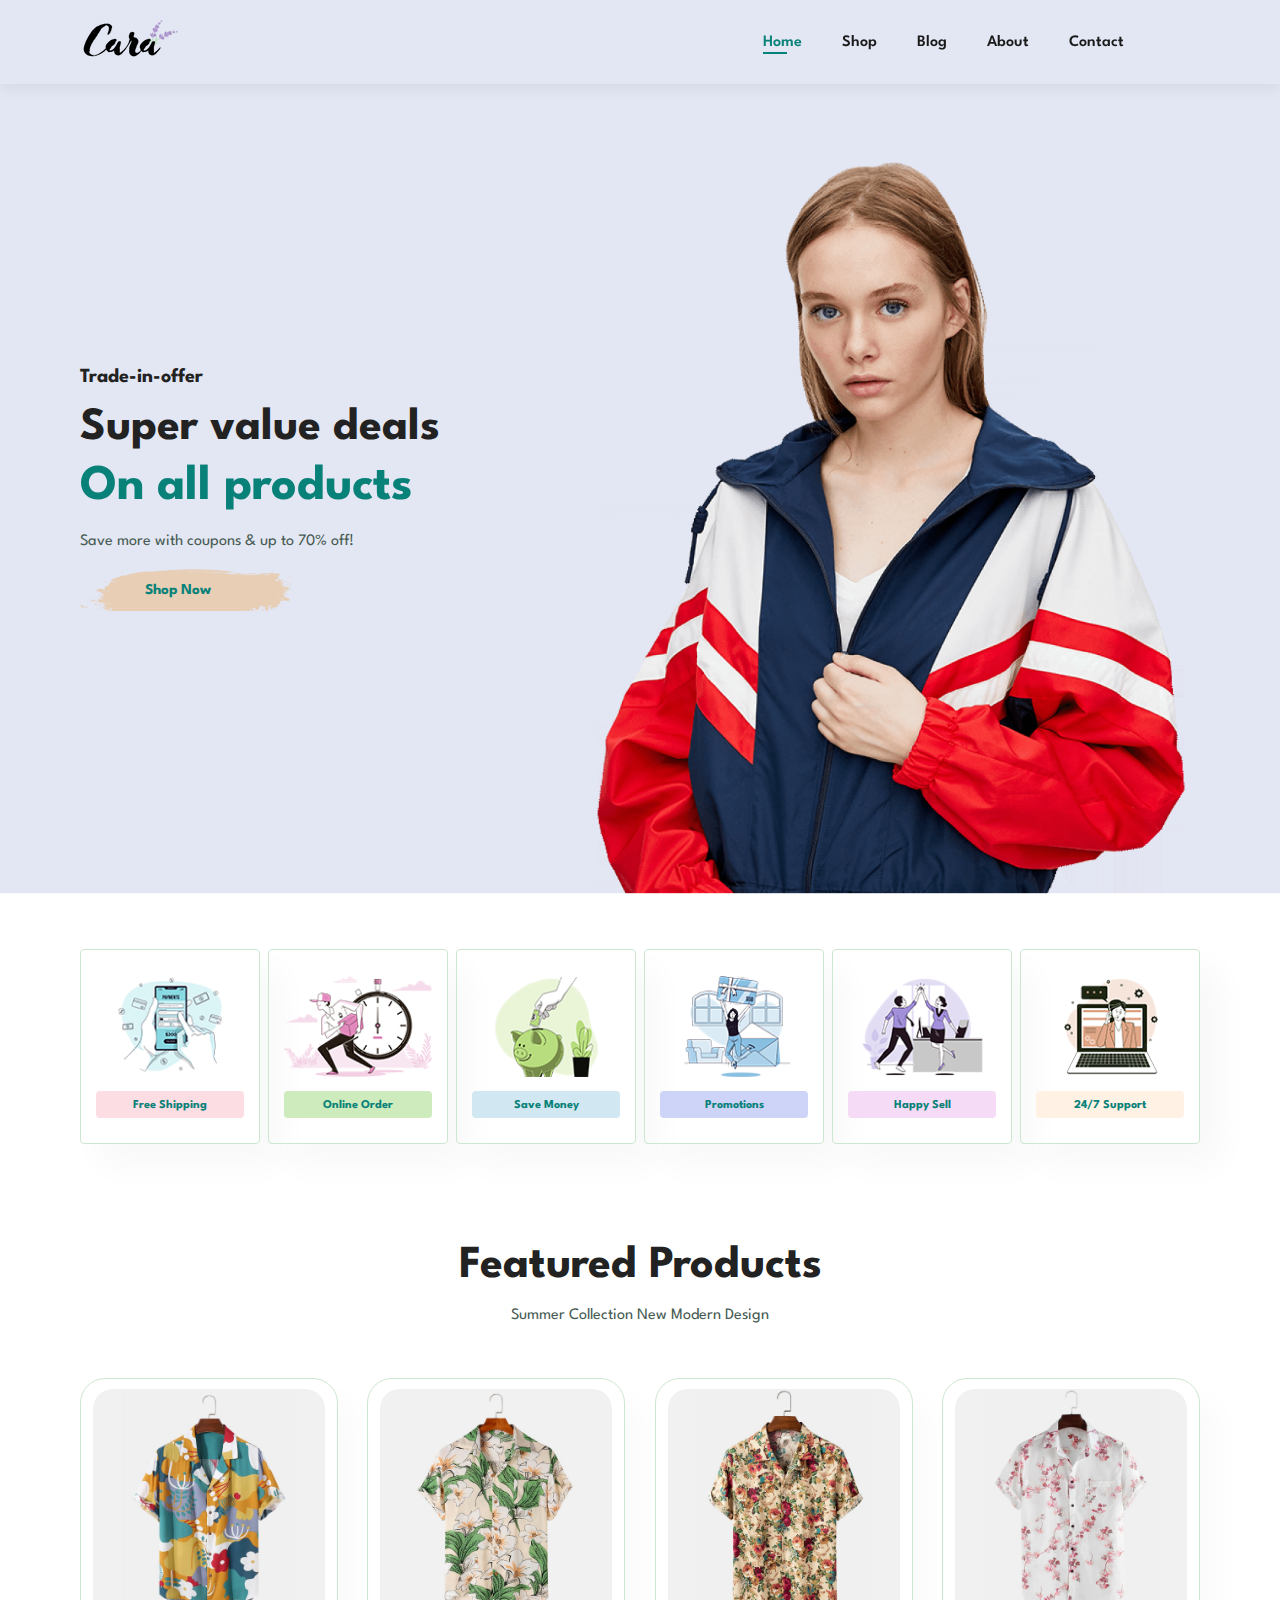
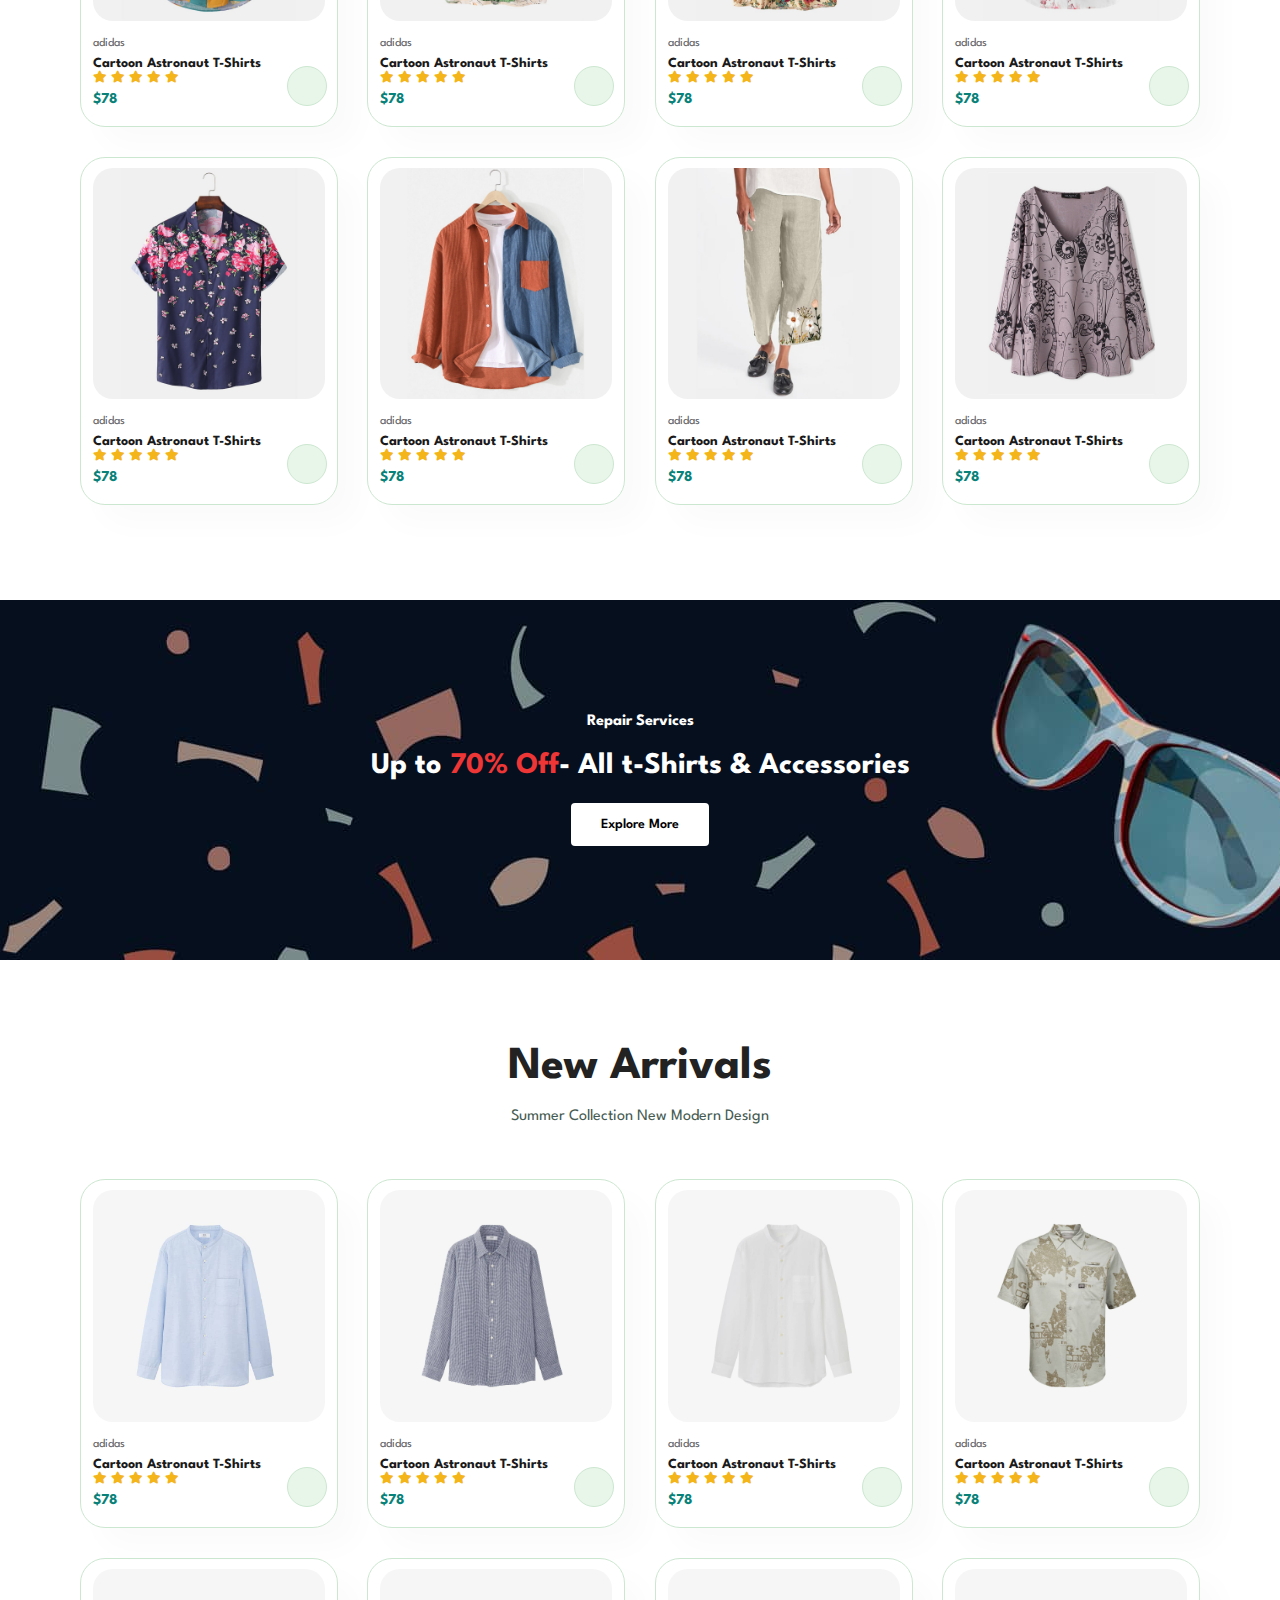
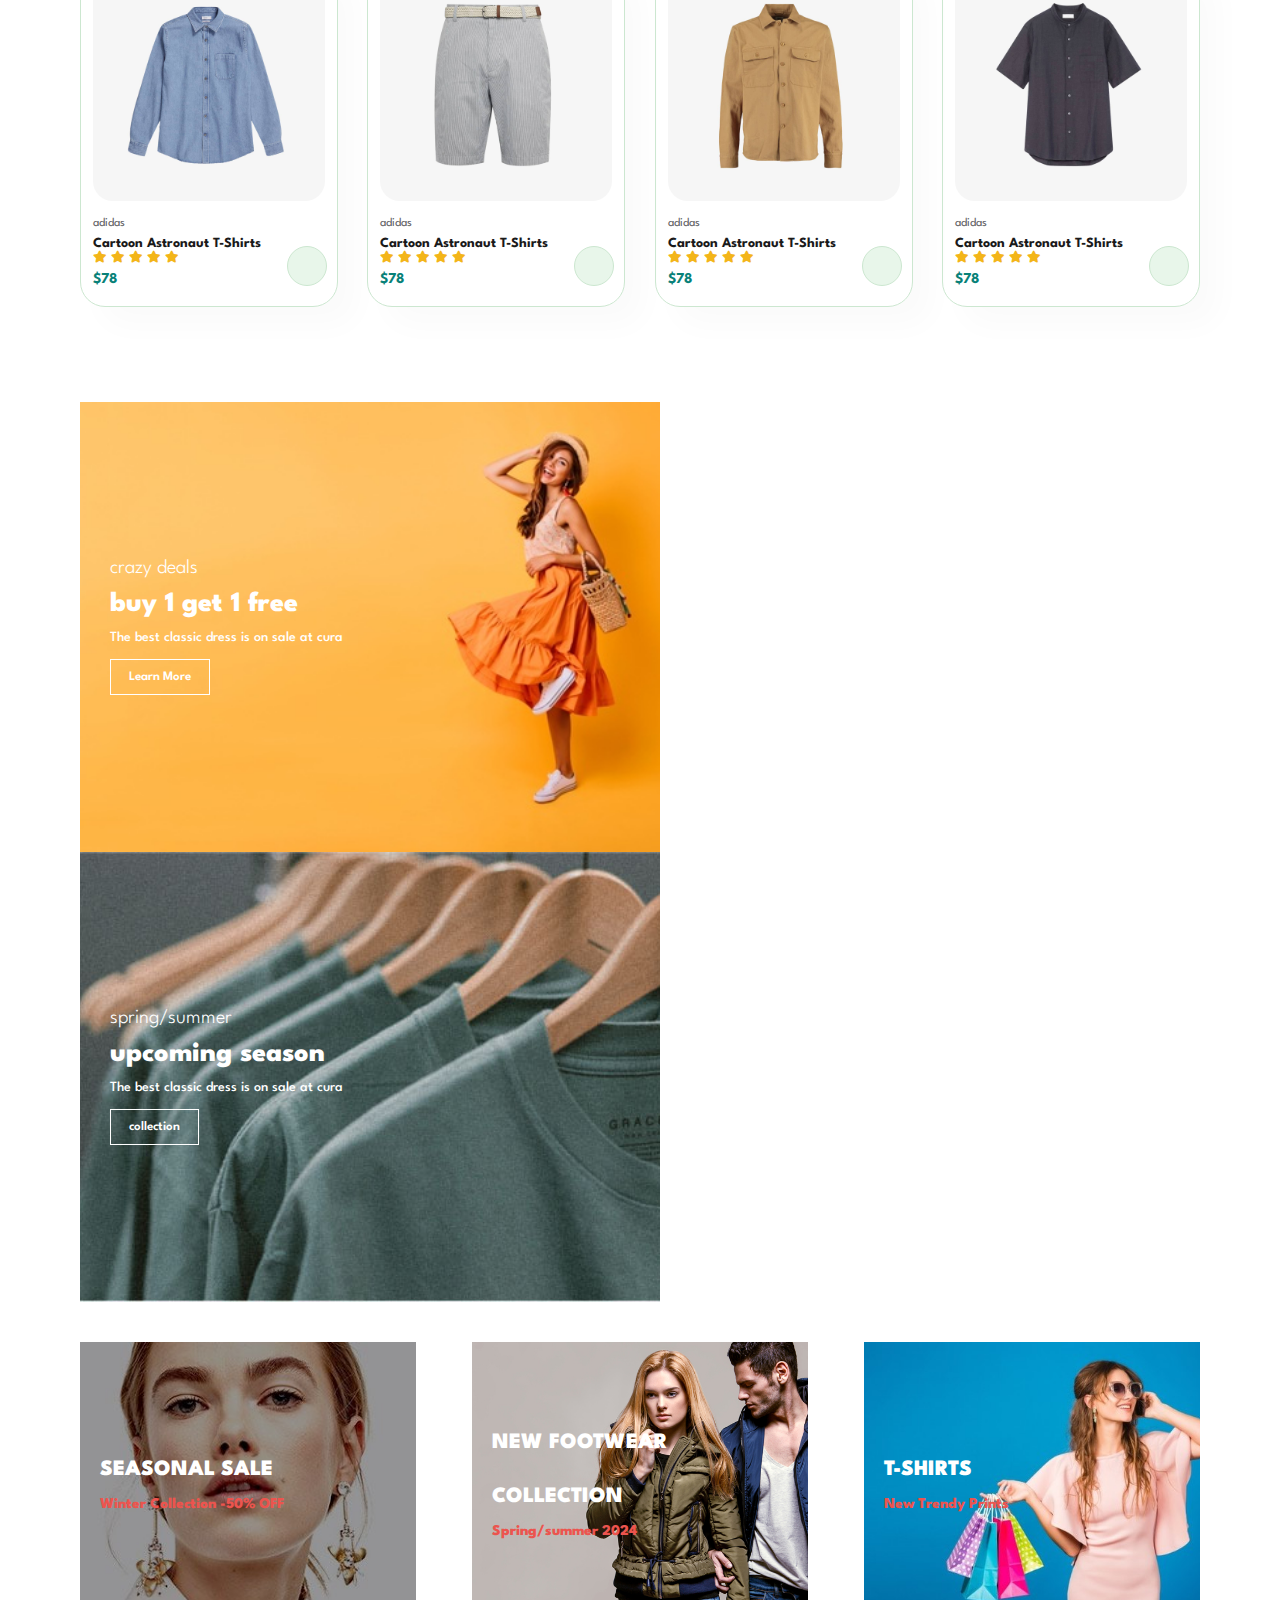
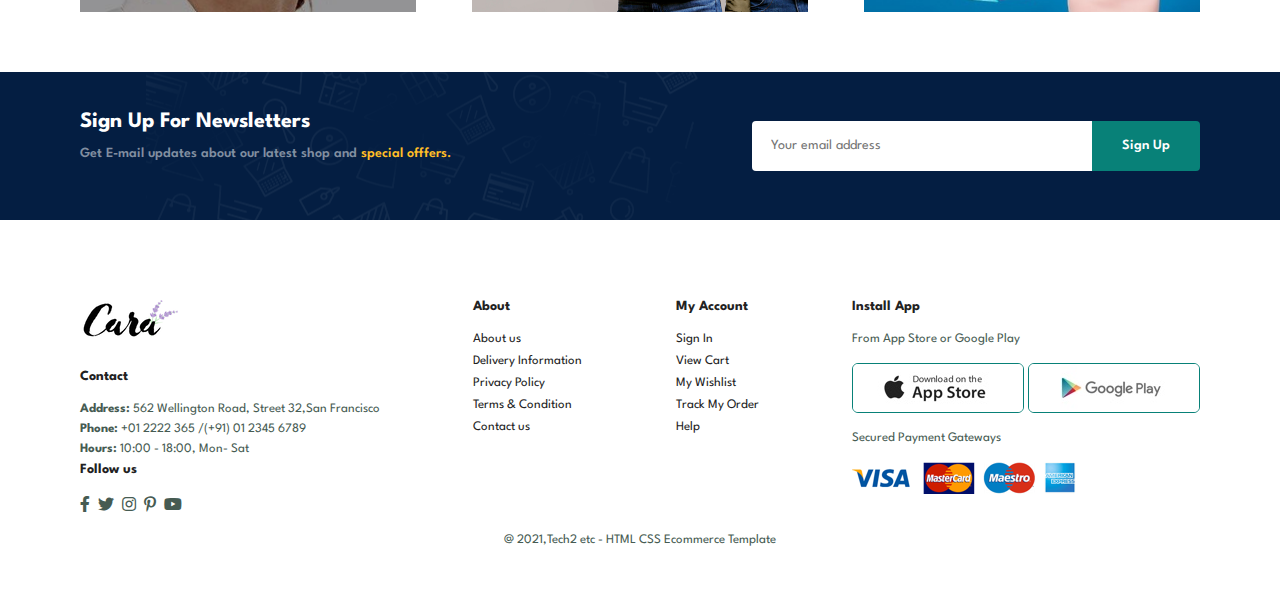
<file: index.html>
<!DOCTYPE html>
<html lang="en">

<head>
    <meta charset="UTF-8">
    <meta http-equiv="X-UA-Compatible" content="IE=edge">
    <meta name="viewport" content="width=device-width, initial-scale=1.0">
    <title>Ecommerce website</title>
    <link rel="stylesheet" href="https://pro.fontawesome.com/releases/v5.10.0/css/all.css" />

    <link rel="stylesheet" href="style.css">
</head>

<body>
   
    <section id="header">
        <a href="#"><img src="logo.png" class="logo" alt=""></a>

        <div>
            <ul id="navbar">
                <li><a class="active" href="index.html">Home</a></li>
                <li><a href="shop.html">Shop</a></li>
                <li><a href="blog.html">Blog</a></li>
                <li><a href="about.html">About</a></li>
                <li><a href="contact.html">Contact</a></li>
                <li id="lg-bag"><a href="cart.html"><i class="far fa-shopping-bag" aria-hidden="true"></i></a></li>
                <a href="#" id="close"><i class="fa fa-times"></i></a>
            </ul>
        </div>
        <div id="mobile">
            
            <a href="cart.html"><i class="fa fa-shopping-bag" aria-hidden="true"></i></a>
            <i id="bar" class="fas fa-outdent"></i>
        </div>
    </section>

    <section id="hero">
        <h4>Trade-in-offer</h4>
        <h2>Super value deals</h2>
        <h1>On all products</h1>
        <p>Save more with coupons & up to 70% off!</p>
        <button>Shop Now</button>
    </section>

    <section id="feature" class="section-p1">
        <div class="fe-box">
            <img src="f1.png" alt="">
            <h6>Free Shipping</h6>
        </div>
        <div class="fe-box">
            <img src="f2.png" alt="">
            <h6>Online Order</h6>
        </div>
        <div class="fe-box">
            <img src="f3.png" alt="">
            <h6>Save Money</h6>
        </div>
        <div class="fe-box">
            <img src="f4.png" alt="">
            <h6>Promotions</h6>
        </div>
        <div class="fe-box">
            <img src="f5.png" alt="">
            <h6>Happy Sell</h6>
        </div>
        <div class="fe-box">
            <img src="f6.png" alt="">
            <h6>24/7 Support</h6>
        </div>
    </section>

    <section id="product1" class="section-p1">
        <h2>Featured Products</h2>
        <p>Summer Collection New Modern Design</p>
        <div class="pro-container">
            <div class="pro">
                <img src="f1.jpg" alt="">
                <div class="des">
                    <span>adidas</span>
                    <h5>Cartoon Astronaut T-Shirts</h5>
                    <div class="star">
                        <i class="fas fa-star"></i>
                        <i class="fas fa-star"></i>
                        <i class="fas fa-star"></i>
                        <i class="fas fa-star"></i>
                        <i class="fas fa-star"></i>
                    </div>
                    <h4>$78</h4>
                </div>
                <a href="#"><i class="fa fa-shopping-cart cart"></i></a>
            </div>

            <div class="pro">
                <img src="f2.jpg" alt="">
                <div class="des">
                    <span>adidas</span>
                    <h5>Cartoon Astronaut T-Shirts</h5>
                    <div class="star">
                        <i class="fas fa-star"></i>
                        <i class="fas fa-star"></i>
                        <i class="fas fa-star"></i>
                        <i class="fas fa-star"></i>
                        <i class="fas fa-star"></i>
                    </div>
                    <h4>$78</h4>
                </div>
                <a href="#"><i class="fa fa-shopping-cart cart"></i></i></a>
            </div>

            <div class="pro">
                <img src="f3.jpg" alt="">
                <div class="des">
                    <span>adidas</span>
                    <h5>Cartoon Astronaut T-Shirts</h5>
                    <div class="star">
                        <i class="fas fa-star"></i>
                        <i class="fas fa-star"></i>
                        <i class="fas fa-star"></i>
                        <i class="fas fa-star"></i>
                        <i class="fas fa-star"></i>
                    </div>
                    <h4>$78</h4>
                </div>
                <a href="#"><i class="fa fa-shopping-cart cart"></i></i></a>
            </div>

            <div class="pro">
                <img src="f4.jpg" alt="">
                <div class="des">
                    <span>adidas</span>
                    <h5>Cartoon Astronaut T-Shirts</h5>
                    <div class="star">
                        <i class="fas fa-star"></i>
                        <i class="fas fa-star"></i>
                        <i class="fas fa-star"></i>
                        <i class="fas fa-star"></i>
                        <i class="fas fa-star"></i>
                    </div>
                    <h4>$78</h4>
                </div>
                <a href="#"><i class="fa fa-shopping-cart cart"></i></i></a>
            </div>

            <div class="pro">
                <img src="f5.jpg" alt="">
                <div class="des">
                    <span>adidas</span>
                    <h5>Cartoon Astronaut T-Shirts</h5>
                    <div class="star">
                        <i class="fas fa-star"></i>
                        <i class="fas fa-star"></i>
                        <i class="fas fa-star"></i>
                        <i class="fas fa-star"></i>
                        <i class="fas fa-star"></i>
                    </div>
                    <h4>$78</h4>
                </div>
                <a href="#"><i class="fa fa-shopping-cart cart"></i></i></a>
            </div>

            <div class="pro">
                <img src="f6.jpg" alt="">
                <div class="des">
                    <span>adidas</span>
                    <h5>Cartoon Astronaut T-Shirts</h5>
                    <div class="star">
                        <i class="fas fa-star"></i>
                        <i class="fas fa-star"></i>
                        <i class="fas fa-star"></i>
                        <i class="fas fa-star"></i>
                        <i class="fas fa-star"></i>
                    </div>
                    <h4>$78</h4>
                </div>
                <a href="#"><i class="fa fa-shopping-cart cart"></i></i></a>
            </div>

            <div class="pro">
                <img src="f7.jpg" alt="">
                <div class="des">
                    <span>adidas</span>
                    <h5>Cartoon Astronaut T-Shirts</h5>
                    <div class="star">
                        <i class="fas fa-star"></i>
                        <i class="fas fa-star"></i>
                        <i class="fas fa-star"></i>
                        <i class="fas fa-star"></i>
                        <i class="fas fa-star"></i>
                    </div>
                    <h4>$78</h4>
                </div>
                <a href="#"><i class="fa fa-shopping-cart cart"></i></i></a>
            </div>

            <div class="pro">
                <img src="f8.jpg" alt="">
                <div class="des">
                    <span>adidas</span>
                    <h5>Cartoon Astronaut T-Shirts</h5>
                    <div class="star">
                        <i class="fas fa-star"></i>
                        <i class="fas fa-star"></i>
                        <i class="fas fa-star"></i>
                        <i class="fas fa-star"></i>
                        <i class="fas fa-star"></i>
                    </div>
                    <h4>$78</h4>
                </div>
                <a href="#"><i class="fa fa-shopping-cart cart"></i></i></a>
            </div>

            
        </div>
        
    </section>

    <section id="banner" class="section-m1">
        <h4>Repair Services</h4>
        <h2>Up to <span>70% Off</span>- All t-Shirts & Accessories</h2>
        <button class="normal">Explore More</button>
    </section>

    <section id="product1" class="section-p1">
        <h2>New Arrivals</h2>
        <p>Summer Collection New Modern Design</p>
        <div class="pro-container">
            <div class="pro">
                <img src="n1.jpg" alt="">
                <div class="des">
                    <span>adidas</span>
                    <h5>Cartoon Astronaut T-Shirts</h5>
                    <div class="star">
                        <i class="fas fa-star"></i>
                        <i class="fas fa-star"></i>
                        <i class="fas fa-star"></i>
                        <i class="fas fa-star"></i>
                        <i class="fas fa-star"></i>
                    </div>
                    <h4>$78</h4>
                </div>
                <a href="#"><i class="fa fa-shopping-cart cart"></i></i></a>
            </div>

            <div class="pro">
                <img src="n2.jpg" alt="">
                <div class="des">
                    <span>adidas</span>
                    <h5>Cartoon Astronaut T-Shirts</h5>
                    <div class="star">
                        <i class="fas fa-star"></i>
                        <i class="fas fa-star"></i>
                        <i class="fas fa-star"></i>
                        <i class="fas fa-star"></i>
                        <i class="fas fa-star"></i>
                    </div>
                    <h4>$78</h4>
                </div>
                <a href="#"><i class="fa fa-shopping-cart cart"></i></i></a>
            </div>

            <div class="pro">
                <img src="n3.jpg" alt="">
                <div class="des">
                    <span>adidas</span>
                    <h5>Cartoon Astronaut T-Shirts</h5>
                    <div class="star">
                        <i class="fas fa-star"></i>
                        <i class="fas fa-star"></i>
                        <i class="fas fa-star"></i>
                        <i class="fas fa-star"></i>
                        <i class="fas fa-star"></i>
                    </div>
                    <h4>$78</h4>
                </div>
                <a href="#"><i class="fa fa-shopping-cart cart"></i></i></a>
            </div>

            <div class="pro">
                <img src="n4.jpg" alt="">
                <div class="des">
                    <span>adidas</span>
                    <h5>Cartoon Astronaut T-Shirts</h5>
                    <div class="star">
                        <i class="fas fa-star"></i>
                        <i class="fas fa-star"></i>
                        <i class="fas fa-star"></i>
                        <i class="fas fa-star"></i>
                        <i class="fas fa-star"></i>
                    </div>
                    <h4>$78</h4>
                </div>
                <a href="#"><i class="fa fa-shopping-cart cart"></i></i></a>
            </div>

            <div class="pro">
                <img src="n5.jpg" alt="">
                <div class="des">
                    <span>adidas</span>
                    <h5>Cartoon Astronaut T-Shirts</h5>
                    <div class="star">
                        <i class="fas fa-star"></i>
                        <i class="fas fa-star"></i>
                        <i class="fas fa-star"></i>
                        <i class="fas fa-star"></i>
                        <i class="fas fa-star"></i>
                    </div>
                    <h4>$78</h4>
                </div>
                <a href="#"><i class="fa fa-shopping-cart cart"></i></i></a>
            </div>

            <div class="pro">
                <img src="n6.jpg" alt="">
                <div class="des">
                    <span>adidas</span>
                    <h5>Cartoon Astronaut T-Shirts</h5>
                    <div class="star">
                        <i class="fas fa-star"></i>
                        <i class="fas fa-star"></i>
                        <i class="fas fa-star"></i>
                        <i class="fas fa-star"></i>
                        <i class="fas fa-star"></i>
                    </div>
                    <h4>$78</h4>
                </div>
                <a href="#"><i class="fa fa-shopping-cart cart"></i></i></a>
            </div>

            <div class="pro">
                <img src="n7.jpg" alt="">
                <div class="des">
                    <span>adidas</span>
                    <h5>Cartoon Astronaut T-Shirts</h5>
                    <div class="star">
                        <i class="fas fa-star"></i>
                        <i class="fas fa-star"></i>
                        <i class="fas fa-star"></i>
                        <i class="fas fa-star"></i>
                        <i class="fas fa-star"></i>
                    </div>
                    <h4>$78</h4>
                </div>
                <a href="#"><i class="fa fa-shopping-cart cart"></i></i></a>
            </div>

            <div class="pro">
                <img src="n8.jpg" alt="">
                <div class="des">
                    <span>adidas</span>
                    <h5>Cartoon Astronaut T-Shirts</h5>
                    <div class="star">
                        <i class="fas fa-star"></i>
                        <i class="fas fa-star"></i>
                        <i class="fas fa-star"></i>
                        <i class="fas fa-star"></i>
                        <i class="fas fa-star"></i>
                    </div>
                    <h4>$78</h4>
                </div>
                <a href="#"><i class="fa fa-shopping-cart cart"></i></i></a>
            </div>

            
        </div>
        
    </section>

    <section id="sm-banner"  class="section-p1">
        <div class="banner-box">
            <h4>crazy deals</h4>
            <h2>buy 1 get 1 free</h2>
            <span>The best classic dress is on sale at cura</span>
            <button class="white">Learn More</button>
        </div>
        <div class="banner-box banner-box2">
            <h4>spring/summer</h4>
            <h2>upcoming season</h2>
            <span>The best classic dress is on sale at cura</span>
            <button class="white">collection</button>
        </div>
    </section>

    <section id="banner3">
        <div class="banner-box">
            <h2>SEASONAL SALE</h2>
            <h3>Winter Collection -50% OFF</h3>
        </div>
        <div class="banner-box banner-box2">
            <h2>NEW FOOTWEAR COLLECTION</h2>
            <h3>Spring/summer 2024</h3>
        </div>
        <div class="banner-box banner-box3">
            <h2>T-SHIRTS</h2>
            <h3>New Trendy Prints</h3>
        </div>
    </section>

    <section id="newsletter"  class="section-p1 section-m1">
        <div class="newstext">
            <h4>Sign Up For Newsletters</h4>
            <p>Get E-mail updates about our latest shop and <span>special offfers.</span></p>
        </div>
        <div class="form">
            <input type="text" placeholder="Your email address">
            <button class="normal">Sign Up</button>
        </div>
    </section>

    <footer class="section-p1">
        <div class="col">
            <img class="logo" src="logo.png" alt="">
            <h4>Contact</h4>
            <p><strong>Address: </strong> 562 Wellington Road, Street 32,San Francisco</p>
            <p><strong>Phone:</strong> +01 2222 365 /(+91) 01 2345 6789</p>
            <p><strong>Hours:</strong> 10:00 - 18:00, Mon- Sat</p>
            <div class="follow">
                <h4>Follow us</h4>
                <div class="icon">
                    <i class="fab fa-facebook-f"></i>
                    <i class="fab fa-twitter"></i>
                    <i class="fab fa-instagram"></i>
                    <i class="fab fa-pinterest-p"></i>
                    <i class="fab fa-youtube"></i>
                </div>
            </div>
        </div>
        <div class="col">
            <h4>About</h4>
            <a href="#">About us</a>
            <a href="#">Delivery Information</a>
            <a href="#">Privacy Policy</a>
            <a href="#">Terms & Condition</a>
            <a href="#">Contact us</a>
        </div>
        <div class="col">
            <h4>My Account</h4>
            <a href="#">Sign In</a>
            <a href="#">View Cart</a>
            <a href="#">My Wishlist</a>
            <a href="#">Track My Order</a>
            <a href="#">Help</a>
        </div>
        <div class="col install">
            <h4>Install App</h4>
            <p>From App Store or Google Play</p>
            <div class="row">
                    <img src="app.jpg" alt="">
                    <img src="play.jpg" alt="">
            </div>
            <p>Secured Payment Gateways</p>
            <img src="pay.png" alt="">
        </div>

        <div class="copyright">
            <p>@ 2021,Tech2 etc - HTML CSS Ecommerce Template</p>
        </div>
    </footer>

    <script src="script.js"></script>
</body>
</html>
</file>
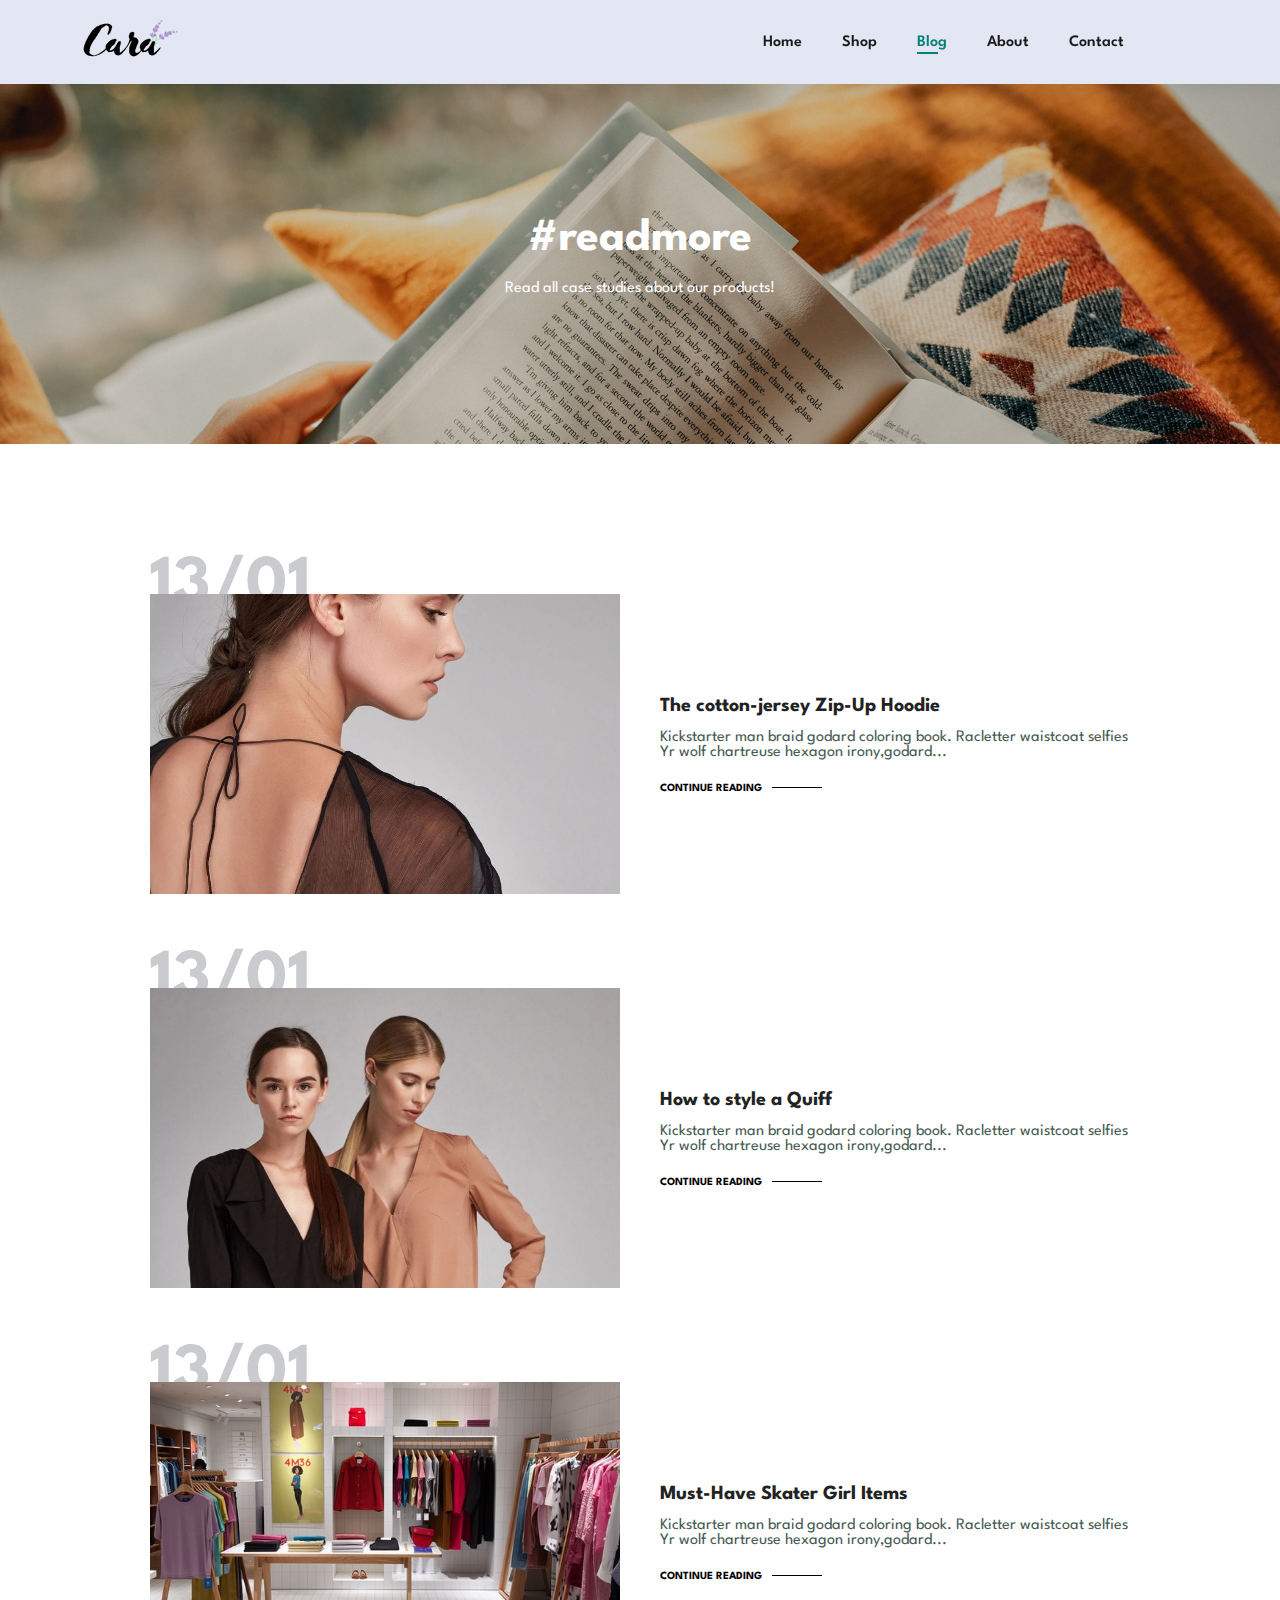
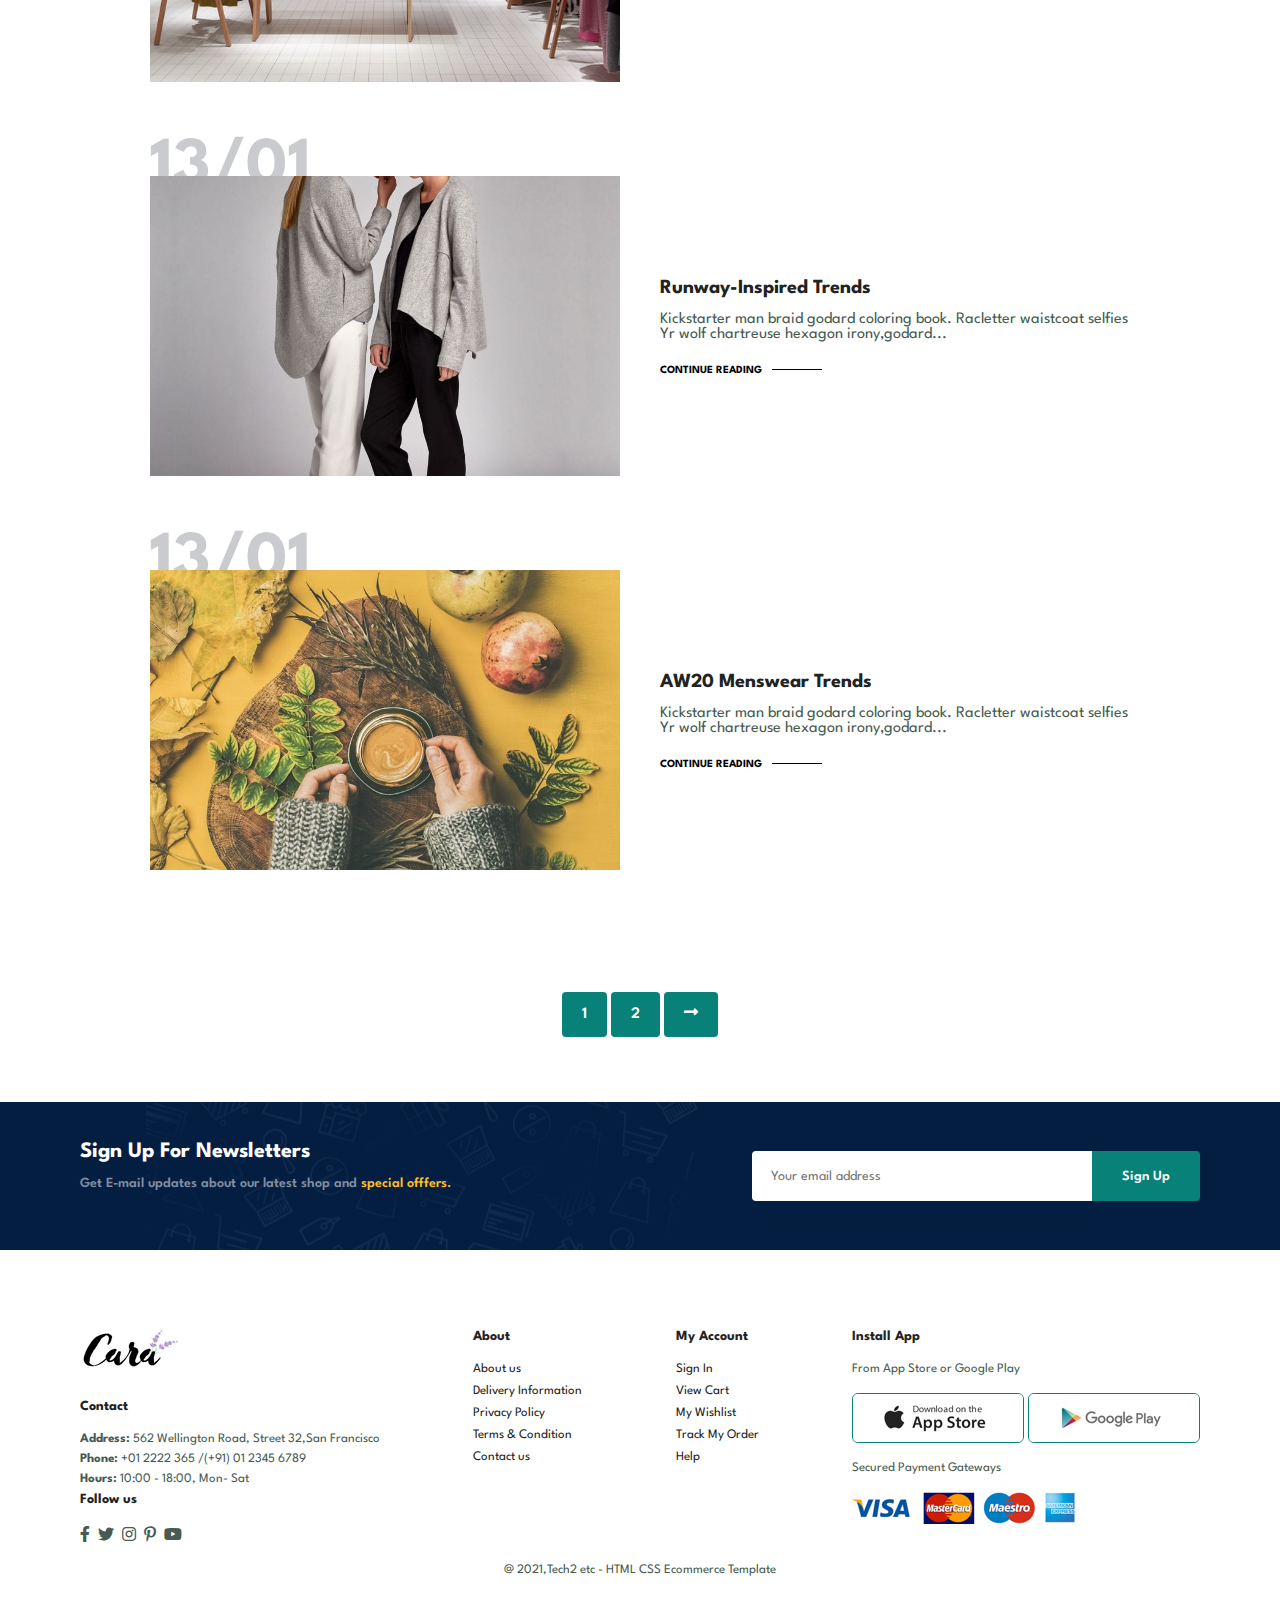
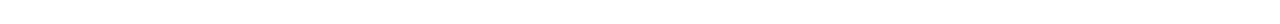
<file: blog.html>
<!DOCTYPE html>
<html lang="en">

<head>
    <meta charset="UTF-8">
    <meta http-equiv="X-UA-Compatible" content="IE=edge">
    <meta name="viewport" content="width=device-width, initial-scale=1.0">
    <title>Ecommerce website</title>
    <link rel="stylesheet" href="https://pro.fontawesome.com/releases/v5.10.0/css/all.css" />

    <link rel="stylesheet" href="style.css">
</head>

<body>
   
    <section id="header">
        <a href="#"><img src="logo.png" class="logo" alt=""></a>

        <div>
            <ul id="navbar">
                <li><a href="index.html">Home</a></li>
                <li><a href="shop.html">Shop</a></li>
                <li><a class="active" href="blog.html">Blog</a></li>
                <li><a href="about.html">About</a></li>
                <li><a href="contact.html">Contact</a></li>
                <li id="lg-bag"><a href="cart.html"><i class="far fa-shopping-bag" aria-hidden="true"></i></a></li>
                <a href="#" id="close"><i class="fa fa-times"></i></a>
            </ul>
        </div>
        <div id="mobile">
            
            <a href="cart.html"><i class="fa fa-shopping-bag" aria-hidden="true"></i></a>
            <i id="bar" class="fas fa-outdent"></i>
        </div>
    </section>

    <section id="page-header" class="blog-header">
        <h2>#readmore</h2>
        <p>Read all case studies about our products!</p>
    </section>

    <section id="blog">
        <div class="blog-box">
            <div class="blog-img">
                <img src="bl1.jpg" alt="">
            </div>
            <div class="blog-details">
                <h4>The cotton-jersey Zip-Up Hoodie</h4>
                <p>Kickstarter man braid godard coloring book. Racletter waistcoat selfies Yr
                wolf chartreuse hexagon irony,godard...</p>
                <a href="#">CONTINUE READING</a>
            </div>
            <H1>13/01</H1>
        </div>
        <div class="blog-box">
            <div class="blog-img">
                <img src="bl2.jpg" alt="">
            </div>
            <div class="blog-details">
                <h4>How to style a Quiff</h4>
                <p>Kickstarter man braid godard coloring book. Racletter waistcoat selfies Yr
                wolf chartreuse hexagon irony,godard...</p>
                <a href="#">CONTINUE READING</a>
            </div>
            <H1>13/01</H1>
        </div>
        <div class="blog-box">
            <div class="blog-img">
                <img src="bl3.jpg" alt="">
            </div>
            <div class="blog-details">
                <h4>Must-Have Skater Girl Items</h4>
                <p>Kickstarter man braid godard coloring book. Racletter waistcoat selfies Yr
                wolf chartreuse hexagon irony,godard...</p>
                <a href="#">CONTINUE READING</a>
            </div>
            <H1>13/01</H1>
        </div>
        <div class="blog-box">
            <div class="blog-img">
                <img src="bl4.jpg" alt="">
            </div>
            <div class="blog-details">
                <h4>Runway-Inspired Trends</h4>
                <p>Kickstarter man braid godard coloring book. Racletter waistcoat selfies Yr
                wolf chartreuse hexagon irony,godard...</p>
                <a href="#">CONTINUE READING</a>
            </div>
            <H1>13/01</H1>
        </div>
        <div class="blog-box">
            <div class="blog-img">
                <img src="bl6.jpg" alt="">
            </div>
            <div class="blog-details">
                <h4>AW20 Menswear Trends</h4>
                <p>Kickstarter man braid godard coloring book. Racletter waistcoat selfies Yr
                wolf chartreuse hexagon irony,godard...</p>
                <a href="#">CONTINUE READING</a>
            </div>
            <H1>13/01</H1>
        </div>
    </section>

    <section id="pagination" class="section-p1">
        <a href="#">1</a>
        <a href="#">2</a>
        <a href="#"><i class="fa fa-long-arrow-alt-right"></i></a>
    </section>

    <section id="newsletter"  class="section-p1 section-m1">
        <div class="newstext">
            <h4>Sign Up For Newsletters</h4>
            <p>Get E-mail updates about our latest shop and <span>special offfers.</span></p>
        </div>
        <div class="form">
            <input type="text" placeholder="Your email address">
            <button class="normal">Sign Up</button>
        </div>
    </section>

    <footer class="section-p1">
        <div class="col">
            <img class="logo" src="logo.png" alt="">
            <h4>Contact</h4>
            <p><strong>Address: </strong> 562 Wellington Road, Street 32,San Francisco</p>
            <p><strong>Phone:</strong> +01 2222 365 /(+91) 01 2345 6789</p>
            <p><strong>Hours:</strong> 10:00 - 18:00, Mon- Sat</p>
            <div class="follow">
                <h4>Follow us</h4>
                <div class="icon">
                    <i class="fab fa-facebook-f"></i>
                    <i class="fab fa-twitter"></i>
                    <i class="fab fa-instagram"></i>
                    <i class="fab fa-pinterest-p"></i>
                    <i class="fab fa-youtube"></i>
                </div>
            </div>
        </div>
        <div class="col">
            <h4>About</h4>
            <a href="#">About us</a>
            <a href="#">Delivery Information</a>
            <a href="#">Privacy Policy</a>
            <a href="#">Terms & Condition</a>
            <a href="#">Contact us</a>
        </div>
        <div class="col">
            <h4>My Account</h4>
            <a href="#">Sign In</a>
            <a href="#">View Cart</a>
            <a href="#">My Wishlist</a>
            <a href="#">Track My Order</a>
            <a href="#">Help</a>
        </div>
        <div class="col install">
            <h4>Install App</h4>
            <p>From App Store or Google Play</p>
            <div class="row">
                    <img src="app.jpg" alt="">
                    <img src="play.jpg" alt="">
            </div>
            <p>Secured Payment Gateways</p>
            <img src="pay.png" alt="">
        </div>

        <div class="copyright">
            <p>@ 2021,Tech2 etc - HTML CSS Ecommerce Template</p>
        </div>
    </footer>

    <script src="script.js"></script>
</body>
</html>
</file>
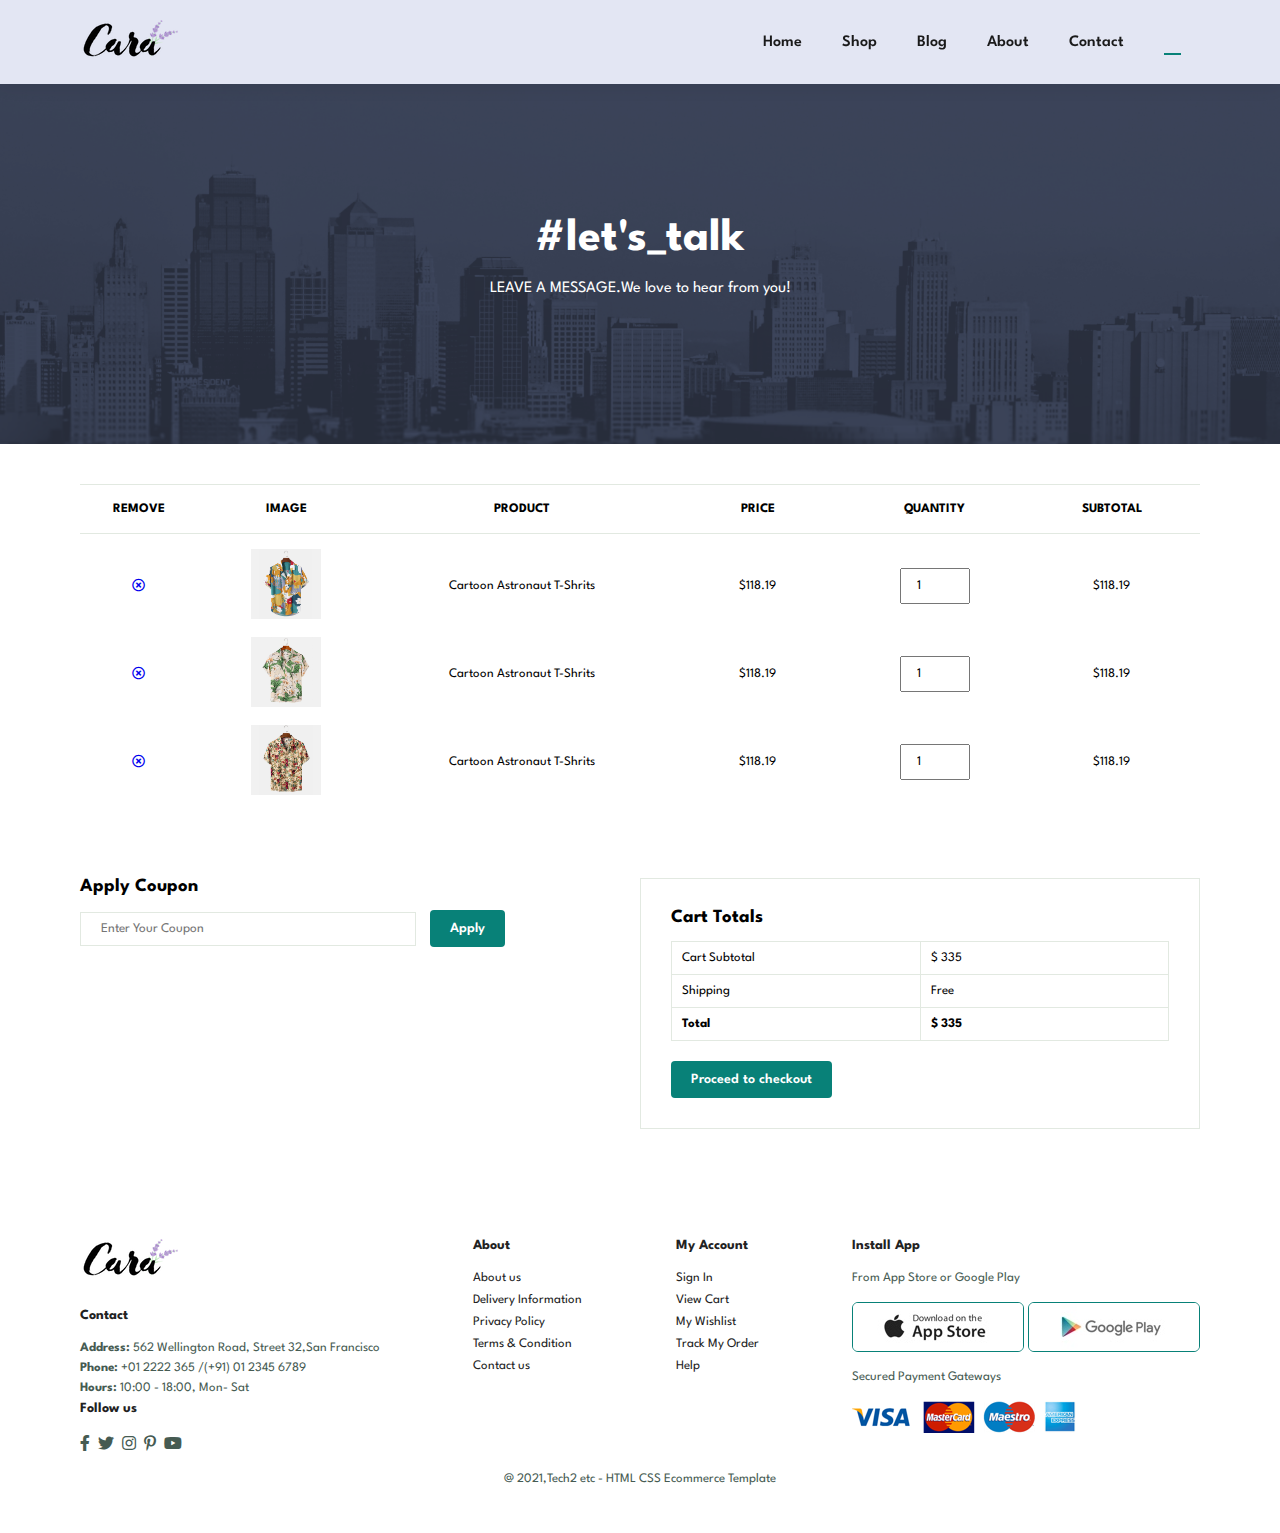
<file: cart.html>
<!DOCTYPE html>
<html lang="en">

<head>
    <meta charset="UTF-8">
    <meta http-equiv="X-UA-Compatible" content="IE=edge">
    <meta name="viewport" content="width=device-width, initial-scale=1.0">
    <title>Ecommerce website</title>
    <link rel="stylesheet" href="https://pro.fontawesome.com/releases/v5.10.0/css/all.css" />

    <link rel="stylesheet" href="style.css">
</head>

<body>
   
    <section id="header">
        <a href="#"><img src="logo.png" class="logo" alt=""></a>

        <div>
            <ul id="navbar">
                <li><a href="index.html">Home</a></li>
                <li><a href="shop.html">Shop</a></li>
                <li><a href="blog.html">Blog</a></li>
                <li><a href="about.html">About</a></li>
                <li><a href="contact.html">Contact</a></li>
                <li id="lg-bag"><a class="active" href="cart.html"><i class="far fa-shopping-bag" aria-hidden="true"></i></a></li>
                <a href="#" id="close"><i class="fa fa-times"></i></a>
            </ul>
        </div>
        <div id="mobile">
            
            <a href="cart.html"><i class="fa fa-shopping-bag" aria-hidden="true"></i></a>
            <i id="bar" class="fas fa-outdent"></i>
        </div>
    </section>

    <section id="page-header" class="about-header">
        <h2>#let's_talk</h2>
        <p>LEAVE A MESSAGE.We love to hear from you!</p>
    </section>

    <section id="cart" class="section-p1">
        <table width="100%">
            <thead>
                <tr>
                    <td>Remove</td>
                    <td>Image</td>
                    <td>Product</td>
                    <td>Price</td>
                    <td>Quantity</td>
                    <td>Subtotal</td>
                </tr>
            </thead>
            <tbody>
                <tr>
                    <td><a href="#"><i class="far fa-times-circle"></i></a></td>
                    <td><img src="f1.jpg" alt=""></td>
                    <td>Cartoon Astronaut T-Shrits</td>
                    <td>$118.19</td>
                    <td><input type="number" value="1"></td>
                    <td>$118.19</td>
                </tr>
                <tr>
                    <td><a href="#"><i class="far fa-times-circle"></i></a></td>
                    <td><img src="f2.jpg" alt=""></td>
                    <td>Cartoon Astronaut T-Shrits</td>
                    <td>$118.19</td>
                    <td><input type="number" value="1"></td>
                    <td>$118.19</td>
                </tr>
                <tr>
                    <td><a href="#"><i class="far fa-times-circle"></i></a></td>
                    <td><img src="f3.jpg" alt=""></td>
                    <td>Cartoon Astronaut T-Shrits</td>
                    <td>$118.19</td>
                    <td><input type="number" value="1"></td>
                    <td>$118.19</td>
                </tr>
            </tbody>
        </table>
    </section>

    <section id="cart-add" class="section-p1">
        <div id="coupon">
            <h3>Apply Coupon</h3>
            <div>
                <input type="text" placeholder="Enter Your Coupon">
                <button class="normal">Apply</button>
            </div>
        </div>

        <div id="subtotal">
            <h3>Cart Totals</h3>
            <table>
                <tr>
                    <td>Cart Subtotal</td>
                    <td>$ 335</td>
                </tr>
                <tr>
                    <td>Shipping</td>
                    <td>Free</td>
                </tr>
                <tr>
                    <td><strong>Total</strong></td>
                    <td><strong>$ 335</strong></td>
                </tr>
            </table>
            <button class="normal">Proceed to checkout</button>
        </div>
    </section>

    <footer class="section-p1">
        <div class="col">
            <img class="logo" src="logo.png" alt="">
            <h4>Contact</h4>
            <p><strong>Address: </strong> 562 Wellington Road, Street 32,San Francisco</p>
            <p><strong>Phone:</strong> +01 2222 365 /(+91) 01 2345 6789</p>
            <p><strong>Hours:</strong> 10:00 - 18:00, Mon- Sat</p>
            <div class="follow">
                <h4>Follow us</h4>
                <div class="icon">
                    <i class="fab fa-facebook-f"></i>
                    <i class="fab fa-twitter"></i>
                    <i class="fab fa-instagram"></i>
                    <i class="fab fa-pinterest-p"></i>
                    <i class="fab fa-youtube"></i>
                </div>
            </div>
        </div>
        <div class="col">
            <h4>About</h4>
            <a href="#">About us</a>
            <a href="#">Delivery Information</a>
            <a href="#">Privacy Policy</a>
            <a href="#">Terms & Condition</a>
            <a href="#">Contact us</a>
        </div>
        <div class="col">
            <h4>My Account</h4>
            <a href="#">Sign In</a>
            <a href="#">View Cart</a>
            <a href="#">My Wishlist</a>
            <a href="#">Track My Order</a>
            <a href="#">Help</a>
        </div>
        <div class="col install">
            <h4>Install App</h4>
            <p>From App Store or Google Play</p>
            <div class="row">
                    <img src="app.jpg" alt="">
                    <img src="play.jpg" alt="">
            </div>
            <p>Secured Payment Gateways</p>
            <img src="pay.png" alt="">
        </div>

        <div class="copyright">
            <p>@ 2021,Tech2 etc - HTML CSS Ecommerce Template</p>
        </div>
    </footer>

    <script src="script.js"></script>
</body>
</html>
</file>
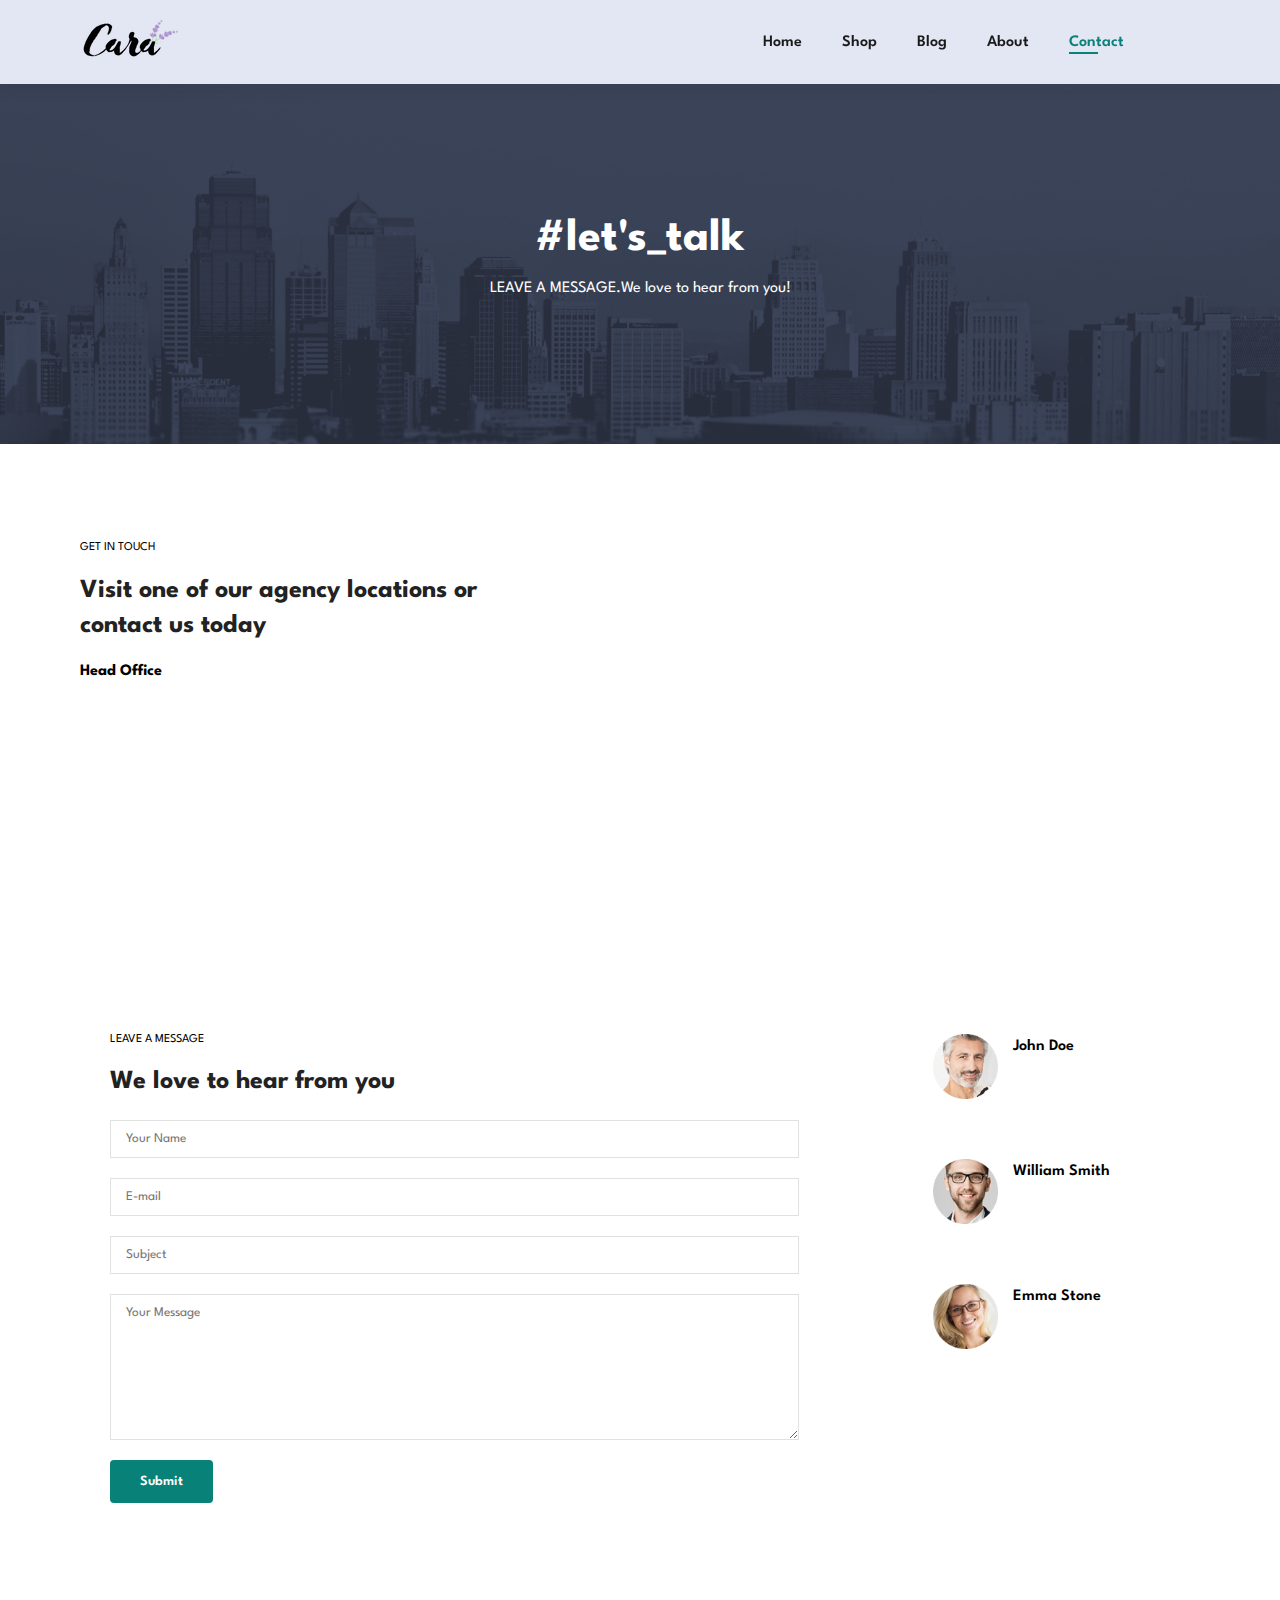
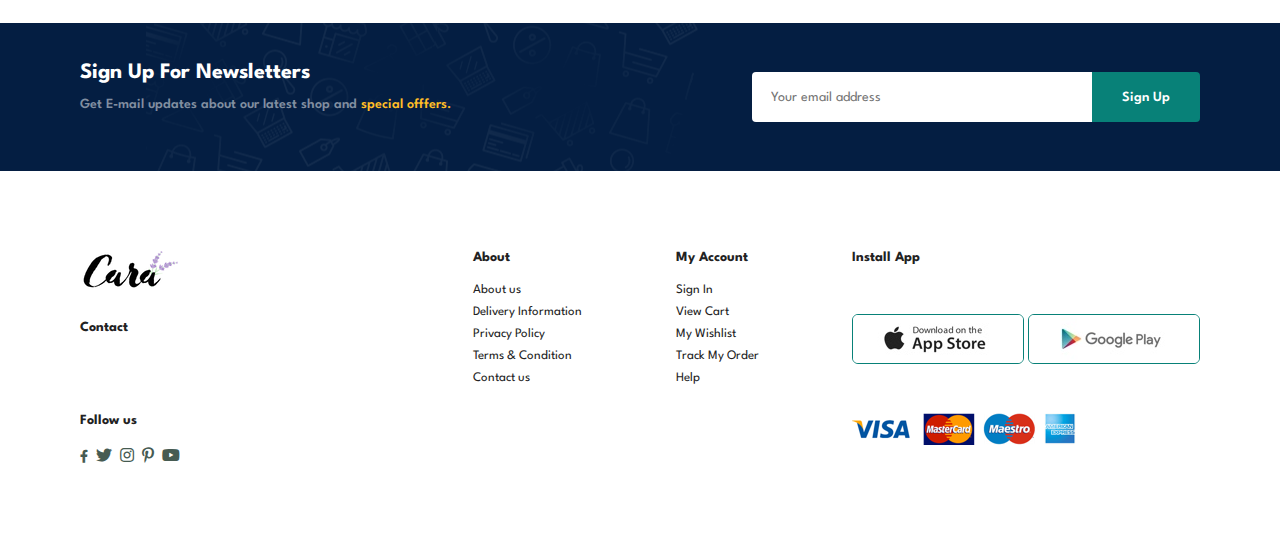
<file: contact.html>
<!DOCTYPE html>
<html lang="en">

<head>
    <meta charset="UTF-8">
    <meta http-equiv="X-UA-Compatible" content="IE=edge">
    <meta name="viewport" content="width=device-width, initial-scale=1.0">
    <title>Ecommerce website</title>
    <link rel="stylesheet" href="https://pro.fontawesome.com/releases/v5.10.0/css/all.css" />

    <link rel="stylesheet" href="style.css">
    <style>
        i{
            color: white;
        }
        p{
            color: white;
        }
    </style>
</head>

<body>
   
    <section id="header">
        <a href="#"><img src="logo.png" class="logo" alt=""></a>

        <div>
            <ul id="navbar">
                <li><a href="index.html">Home</a></li>
                <li><a href="shop.html">Shop</a></li>
                <li><a href="blog.html">Blog</a></li>
                <li><a href="about.html">About</a></li>
                <li><a class="active" href="contact.html">Contact</a></li>
                <li id="lg-bag"><a href="cart.html"><i class="far fa-shopping-bag" aria-hidden="true"></i></a></li>
                <a href="#" id="close"><i class="fa fa-times"></i></a>
            </ul>
        </div>
        <div id="mobile">
            
            <a href="cart.html"><i class="fa fa-shopping-bag" aria-hidden="true"></i></a>
            <i id="bar" class="fas fa-outdent"></i>
        </div>
    </section>

    <section id="page-header" class="about-header">
        <h2>#let's_talk</h2>
        <p>LEAVE A MESSAGE.We love to hear from you!</p>
    </section>

    <section id="contact-details" class="section-p1">
        <div class="details">
            <span>GET IN TOUCH</span>
            <h2>Visit one of our agency locations or contact us today</h2>
            <h3>Head Office</h3>
            <div>
                <li>
                    <i class="far fa-map"></i>
                    <p>56 Glassford Street Glasgow G1 1UL New York</p>
                </li>
                <li>
                    <i class="far fa-envelope"></i>
                    <p>contact@example.com</p>
                </li>
                <li>
                    <i class="fas fa-phone-alt"></i>
                    <p>contact@example.com</p>
                </li>
                <li>
                    <i class="far fa-clock"></i>
                    <p>Monday to Saturday: 9.00am to 16.00pm</p>
                </li>
               
            </div>
        </div>
        <div class="map">
            <iframe src="https://www.google.com/maps/embed?pb=!1m18!1m12!1m3!1d2469.8089830230138!2d-1.2543668000000001!3d51.754816399999996!2m3!1f0!2f0!3f0!3m2!1i1024!2i768!4f13.1!3m3!1m2!1s0x4876c6a9ef8c485b%3A0xd2ff1883a001afed!2sUniversity%20of%20Oxford!5e0!3m2!1sen!2sin!4v1716208752617!5m2!1sen!2sin" width="600" height="450" style="border:0;" allowfullscreen="" loading="lazy" ></iframe>
        </div>
    </section>

    <section id="form-details">
        <form action="form.php">
            <span>LEAVE A MESSAGE</span>
            <h2>We love to hear from you</h2>
            <input type="text" name="name" placeholder="Your Name">
            <input type="email" name="email" placeholder="E-mail">
            <input type="text" name="subject" placeholder="Subject">
            <textarea name="message" cols="30" rows="10" placeholder="Your Message"></textarea>
            <button class="normal">Submit</button>
        </form>

        <div class="people">
            <div>
                <img src="1.png" alt="">
                <p><span>John Doe</span>Senior Marketing Manager<br>Phone: +000 123
                000 77 88<br>Email: contact@example.com</p>
            </div>
            <div>
                <img src="2.png" alt="">
                <p><span>William Smith</span>Senior Marketing Manager<br>Phone: +000 123
                000 77 88<br>Email: contact@example.com</p>
            </div>
            <div>
                <img src="3.png" alt="">
                <p><span>Emma Stone</span>Senior Marketing Manager<br>Phone: +000 123
                000 77 88<br>Email: contact@example.com</p>
            </div>
        </div>
    </section>

    <section id="newsletter"  class="section-p1 section-m1">
        <div class="newstext">
            <h4>Sign Up For Newsletters</h4>
            <p>Get E-mail updates about our latest shop and <span>special offfers.</span></p>
        </div>
        <div class="form">
            <input type="text" placeholder="Your email address">
            <button class="normal">Sign Up</button>
        </div>
    </section>

    <footer class="section-p1">
        <div class="col">
            <img class="logo" src="logo.png" alt="">
            <h4>Contact</h4>
            <p><strong>Address: </strong> 562 Wellington Road, Street 32,San Francisco</p>
            <p><strong>Phone:</strong> +01 2222 365 /(+91) 01 2345 6789</p>
            <p><strong>Hours:</strong> 10:00 - 18:00, Mon- Sat</p>
            <div class="follow">
                <h4>Follow us</h4>
                <div class="icon">
                    <a href="https://www.facebook.com"><i class="fab fa-facebook-f"></i></a>
                    <i class="fab fa-twitter"></i>
                    <i class="fab fa-instagram"></i>
                    <i class="fab fa-pinterest-p"></i>
                    <i class="fab fa-youtube"></i>
                </div>
            </div>
        </div>
        <div class="col">
            <h4>About</h4>
            <a href="#">About us</a>
            <a href="#">Delivery Information</a>
            <a href="#">Privacy Policy</a>
            <a href="#">Terms & Condition</a>
            <a href="#">Contact us</a>
        </div>
        <div class="col">
            <h4>My Account</h4>
            <a href="#">Sign In</a>
            <a href="#">View Cart</a>
            <a href="#">My Wishlist</a>
            <a href="#">Track My Order</a>
            <a href="#">Help</a>
        </div>
        <div class="col install">
            <h4>Install App</h4>
            <p>From App Store or Google Play</p>
            <div class="row">
                    <img src="app.jpg" alt="">
                    <img src="play.jpg" alt="">
            </div>
            <p>Secured Payment Gateways</p>
            <img src="pay.png" alt="">
        </div>

        <div class="copyright">
            <p>@ 2021,Tech2 etc - HTML CSS Ecommerce Template</p>
        </div>
    </footer>

    <script src="script.js"></script>
</body>
</html>
</file>
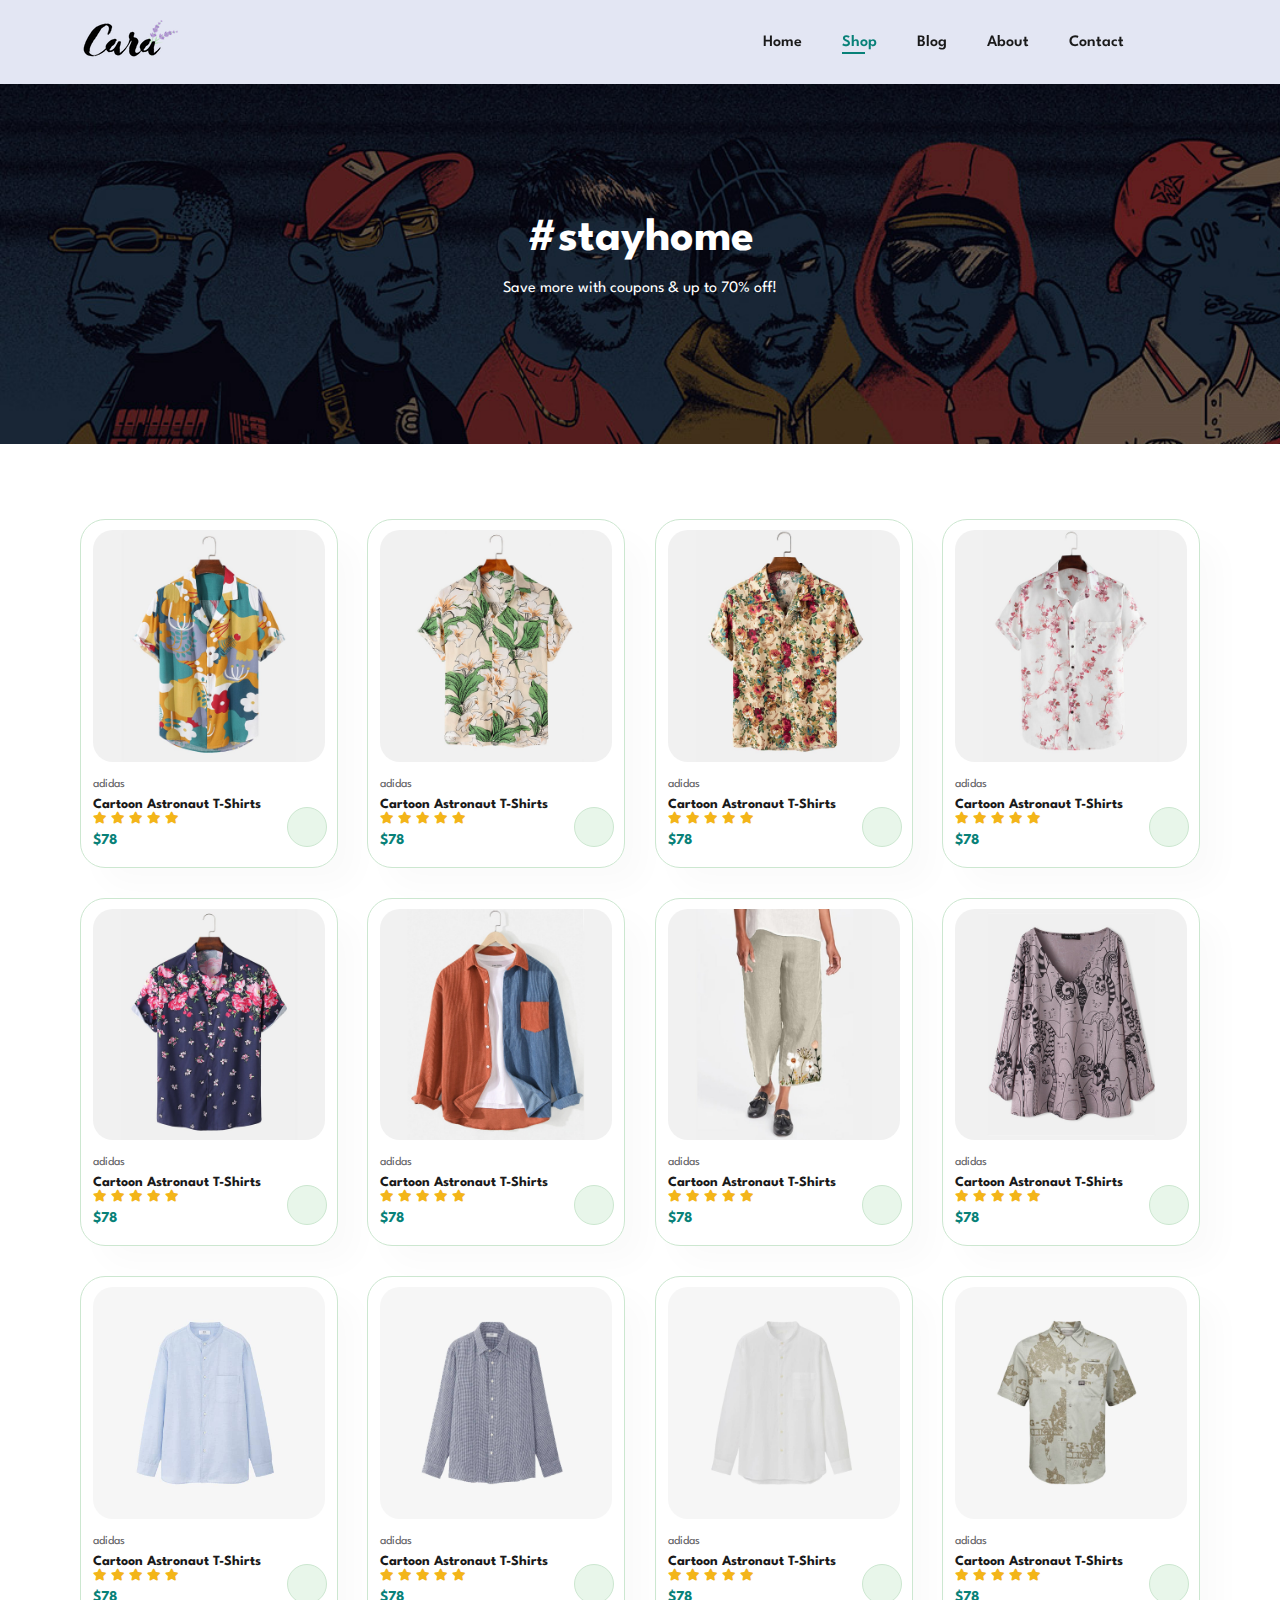
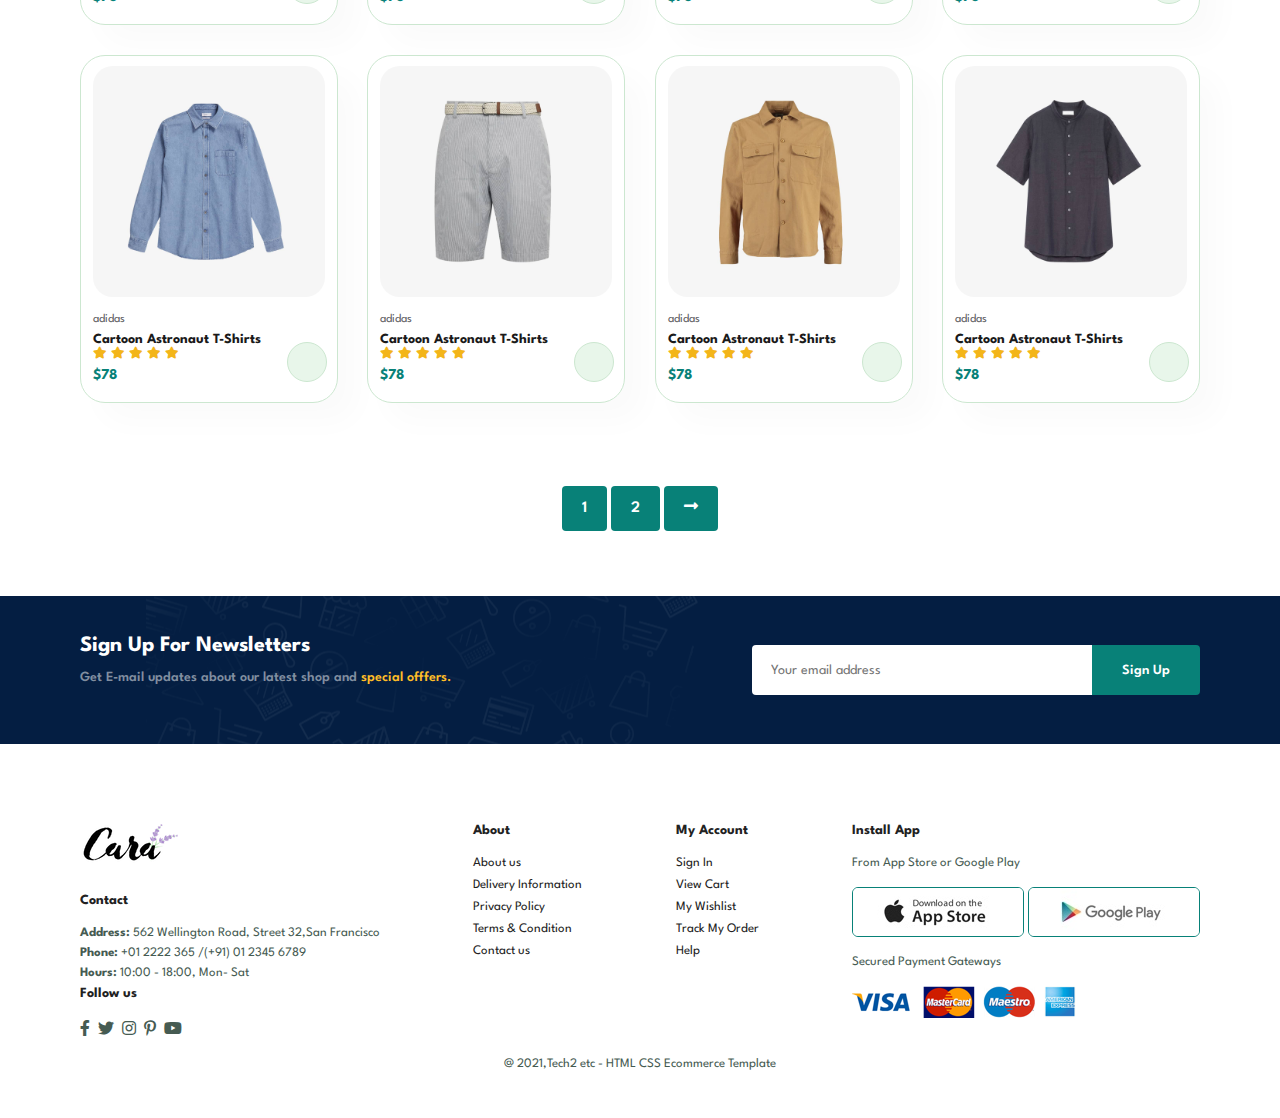
<file: shop.html>
<!DOCTYPE html>
<html lang="en">

<head>
    <meta charset="UTF-8">
    <meta http-equiv="X-UA-Compatible" content="IE=edge">
    <meta name="viewport" content="width=device-width, initial-scale=1.0">
    <title>Ecommerce website</title>
    <link rel="stylesheet" href="https://pro.fontawesome.com/releases/v5.10.0/css/all.css" />

    <link rel="stylesheet" href="style.css">
</head>

<body>
   
    <section id="header">
        <a href="#"><img src="logo.png" class="logo" alt=""></a>

        <div>
            <ul id="navbar">
                <li><a href="index.html">Home</a></li>
                <li><a class="active" href="shop.html">Shop</a></li>
                <li><a href="blog.html">Blog</a></li>
                <li><a href="about.html">About</a></li>
                <li><a href="contact.html">Contact</a></li>
                <li id="lg-bag"><a href="cart.html"><i class="far fa-shopping-bag" aria-hidden="true"></i></a></li>
                <a href="#" id="close"><i class="fa fa-times"></i></a>
            </ul>
        </div>
        <div id="mobile">
            
            <a href="cart.html"><i class="fa fa-shopping-bag" aria-hidden="true"></i></a>
            <i id="bar" class="fas fa-outdent"></i>
        </div>
    </section>

    <section id="page-header">
        <h2>#stayhome</h2>
        <p>Save more with coupons & up to 70% off!</p>
    </section>

    <section id="product1" class="section-p1">
        <div class="pro-container" onclick="window.location.href='sproduct.html'">
            <div class="pro">
                <img src="f1.jpg" alt="">
                <div class="des">
                    <span>adidas</span>
                    <h5>Cartoon Astronaut T-Shirts</h5>
                    <div class="star">
                        <i class="fas fa-star"></i>
                        <i class="fas fa-star"></i>
                        <i class="fas fa-star"></i>
                        <i class="fas fa-star"></i>
                        <i class="fas fa-star"></i>
                    </div>
                    <h4>$78</h4>
                </div>
                <a href="#"><i class="fa fa-shopping-cart cart"></i></i></a>
            </div>

            <div class="pro">
                <img src="f2.jpg" alt="">
                <div class="des">
                    <span>adidas</span>
                    <h5>Cartoon Astronaut T-Shirts</h5>
                    <div class="star">
                        <i class="fas fa-star"></i>
                        <i class="fas fa-star"></i>
                        <i class="fas fa-star"></i>
                        <i class="fas fa-star"></i>
                        <i class="fas fa-star"></i>
                    </div>
                    <h4>$78</h4>
                </div>
                <a href="#"><i class="fa fa-shopping-cart cart"></i></i></a>
            </div>

            <div class="pro">
                <img src="f3.jpg" alt="">
                <div class="des">
                    <span>adidas</span>
                    <h5>Cartoon Astronaut T-Shirts</h5>
                    <div class="star">
                        <i class="fas fa-star"></i>
                        <i class="fas fa-star"></i>
                        <i class="fas fa-star"></i>
                        <i class="fas fa-star"></i>
                        <i class="fas fa-star"></i>
                    </div>
                    <h4>$78</h4>
                </div>
                <a href="#"><i class="fa fa-shopping-cart cart"></i></i></a>
            </div>

            <div class="pro">
                <img src="f4.jpg" alt="">
                <div class="des">
                    <span>adidas</span>
                    <h5>Cartoon Astronaut T-Shirts</h5>
                    <div class="star">
                        <i class="fas fa-star"></i>
                        <i class="fas fa-star"></i>
                        <i class="fas fa-star"></i>
                        <i class="fas fa-star"></i>
                        <i class="fas fa-star"></i>
                    </div>
                    <h4>$78</h4>
                </div>
                <a href="#"><i class="fa fa-shopping-cart cart"></i></i></a>
            </div>

            <div class="pro">
                <img src="f5.jpg" alt="">
                <div class="des">
                    <span>adidas</span>
                    <h5>Cartoon Astronaut T-Shirts</h5>
                    <div class="star">
                        <i class="fas fa-star"></i>
                        <i class="fas fa-star"></i>
                        <i class="fas fa-star"></i>
                        <i class="fas fa-star"></i>
                        <i class="fas fa-star"></i>
                    </div>
                    <h4>$78</h4>
                </div>
                <a href="#"><i class="fa fa-shopping-cart cart"></i></i></a>
            </div>

            <div class="pro">
                <img src="f6.jpg" alt="">
                <div class="des">
                    <span>adidas</span>
                    <h5>Cartoon Astronaut T-Shirts</h5>
                    <div class="star">
                        <i class="fas fa-star"></i>
                        <i class="fas fa-star"></i>
                        <i class="fas fa-star"></i>
                        <i class="fas fa-star"></i>
                        <i class="fas fa-star"></i>
                    </div>
                    <h4>$78</h4>
                </div>
                <a href="#"><i class="fa fa-shopping-cart cart"></i></i></a>
            </div>

            <div class="pro">
                <img src="f7.jpg" alt="">
                <div class="des">
                    <span>adidas</span>
                    <h5>Cartoon Astronaut T-Shirts</h5>
                    <div class="star">
                        <i class="fas fa-star"></i>
                        <i class="fas fa-star"></i>
                        <i class="fas fa-star"></i>
                        <i class="fas fa-star"></i>
                        <i class="fas fa-star"></i>
                    </div>
                    <h4>$78</h4>
                </div>
                <a href="#"><i class="fa fa-shopping-cart cart"></i></i></a>
            </div>

            <div class="pro">
                <img src="f8.jpg" alt="">
                <div class="des">
                    <span>adidas</span>
                    <h5>Cartoon Astronaut T-Shirts</h5>
                    <div class="star">
                        <i class="fas fa-star"></i>
                        <i class="fas fa-star"></i>
                        <i class="fas fa-star"></i>
                        <i class="fas fa-star"></i>
                        <i class="fas fa-star"></i>
                    </div>
                    <h4>$78</h4>
                </div>
                <a href="#"><i class="fa fa-shopping-cart cart"></i></i></a>
            </div>

            <div class="pro">
                <img src="n1.jpg" alt="">
                <div class="des">
                    <span>adidas</span>
                    <h5>Cartoon Astronaut T-Shirts</h5>
                    <div class="star">
                        <i class="fas fa-star"></i>
                        <i class="fas fa-star"></i>
                        <i class="fas fa-star"></i>
                        <i class="fas fa-star"></i>
                        <i class="fas fa-star"></i>
                    </div>
                    <h4>$78</h4>
                </div>
                <a href="#"><i class="fa fa-shopping-cart cart"></i></i></a>
            </div>

            <div class="pro">
                <img src="n2.jpg" alt="">
                <div class="des">
                    <span>adidas</span>
                    <h5>Cartoon Astronaut T-Shirts</h5>
                    <div class="star">
                        <i class="fas fa-star"></i>
                        <i class="fas fa-star"></i>
                        <i class="fas fa-star"></i>
                        <i class="fas fa-star"></i>
                        <i class="fas fa-star"></i>
                    </div>
                    <h4>$78</h4>
                </div>
                <a href="#"><i class="fa fa-shopping-cart cart"></i></i></a>
            </div>

            <div class="pro">
                <img src="n3.jpg" alt="">
                <div class="des">
                    <span>adidas</span>
                    <h5>Cartoon Astronaut T-Shirts</h5>
                    <div class="star">
                        <i class="fas fa-star"></i>
                        <i class="fas fa-star"></i>
                        <i class="fas fa-star"></i>
                        <i class="fas fa-star"></i>
                        <i class="fas fa-star"></i>
                    </div>
                    <h4>$78</h4>
                </div>
                <a href="#"><i class="fa fa-shopping-cart cart"></i></i></a>
            </div>

            <div class="pro">
                <img src="n4.jpg" alt="">
                <div class="des">
                    <span>adidas</span>
                    <h5>Cartoon Astronaut T-Shirts</h5>
                    <div class="star">
                        <i class="fas fa-star"></i>
                        <i class="fas fa-star"></i>
                        <i class="fas fa-star"></i>
                        <i class="fas fa-star"></i>
                        <i class="fas fa-star"></i>
                    </div>
                    <h4>$78</h4>
                </div>
                <a href="#"><i class="fa fa-shopping-cart cart"></i></i></a>
            </div>

            <div class="pro">
                <img src="n5.jpg" alt="">
                <div class="des">
                    <span>adidas</span>
                    <h5>Cartoon Astronaut T-Shirts</h5>
                    <div class="star">
                        <i class="fas fa-star"></i>
                        <i class="fas fa-star"></i>
                        <i class="fas fa-star"></i>
                        <i class="fas fa-star"></i>
                        <i class="fas fa-star"></i>
                    </div>
                    <h4>$78</h4>
                </div>
                <a href="#"><i class="fa fa-shopping-cart cart"></i></i></a>
            </div>

            <div class="pro">
                <img src="n6.jpg" alt="">
                <div class="des">
                    <span>adidas</span>
                    <h5>Cartoon Astronaut T-Shirts</h5>
                    <div class="star">
                        <i class="fas fa-star"></i>
                        <i class="fas fa-star"></i>
                        <i class="fas fa-star"></i>
                        <i class="fas fa-star"></i>
                        <i class="fas fa-star"></i>
                    </div>
                    <h4>$78</h4>
                </div>
                <a href="#"><i class="fa fa-shopping-cart cart"></i></i></a>
            </div>

            <div class="pro">
                <img src="n7.jpg" alt="">
                <div class="des">
                    <span>adidas</span>
                    <h5>Cartoon Astronaut T-Shirts</h5>
                    <div class="star">
                        <i class="fas fa-star"></i>
                        <i class="fas fa-star"></i>
                        <i class="fas fa-star"></i>
                        <i class="fas fa-star"></i>
                        <i class="fas fa-star"></i>
                    </div>
                    <h4>$78</h4>
                </div>
                <a href="#"><i class="fa fa-shopping-cart cart"></i></i></a>
            </div>

            <div class="pro">
                <img src="n8.jpg" alt="">
                <div class="des">
                    <span>adidas</span>
                    <h5>Cartoon Astronaut T-Shirts</h5>
                    <div class="star">
                        <i class="fas fa-star"></i>
                        <i class="fas fa-star"></i>
                        <i class="fas fa-star"></i>
                        <i class="fas fa-star"></i>
                        <i class="fas fa-star"></i>
                    </div>
                    <h4>$78</h4>
                </div>
                <a href="#"><i class="fa fa-shopping-cart cart"></i></i></a>
            </div>

            
        </div>
        
    </section>

    <section id="pagination" class="section-p1">
        <a href="#">1</a>
        <a href="#">2</a>
        <a href="#"><i class="fa fa-long-arrow-alt-right"></i></a>
    </section>

    <section id="newsletter"  class="section-p1 section-m1">
        <div class="newstext">
            <h4>Sign Up For Newsletters</h4>
            <p>Get E-mail updates about our latest shop and <span>special offfers.</span></p>
        </div>
        <div class="form">
            <input type="text" placeholder="Your email address">
            <button class="normal">Sign Up</button>
        </div>
    </section>

    <footer class="section-p1">
        <div class="col">
            <img class="logo" src="logo.png" alt="">
            <h4>Contact</h4>
            <p><strong>Address: </strong> 562 Wellington Road, Street 32,San Francisco</p>
            <p><strong>Phone:</strong> +01 2222 365 /(+91) 01 2345 6789</p>
            <p><strong>Hours:</strong> 10:00 - 18:00, Mon- Sat</p>
            <div class="follow">
                <h4>Follow us</h4>
                <div class="icon">
                    <i class="fab fa-facebook-f"></i>
                    <i class="fab fa-twitter"></i>
                    <i class="fab fa-instagram"></i>
                    <i class="fab fa-pinterest-p"></i>
                    <i class="fab fa-youtube"></i>
                </div>
            </div>
        </div>
        <div class="col">
            <h4>About</h4>
            <a href="#">About us</a>
            <a href="#">Delivery Information</a>
            <a href="#">Privacy Policy</a>
            <a href="#">Terms & Condition</a>
            <a href="#">Contact us</a>
        </div>
        <div class="col">
            <h4>My Account</h4>
            <a href="#">Sign In</a>
            <a href="#">View Cart</a>
            <a href="#">My Wishlist</a>
            <a href="#">Track My Order</a>
            <a href="#">Help</a>
        </div>
        <div class="col install">
            <h4>Install App</h4>
            <p>From App Store or Google Play</p>
            <div class="row">
                    <img src="app.jpg" alt="">
                    <img src="play.jpg" alt="">
            </div>
            <p>Secured Payment Gateways</p>
            <img src="pay.png" alt="">
        </div>

        <div class="copyright">
            <p>@ 2021,Tech2 etc - HTML CSS Ecommerce Template</p>
        </div>
    </footer>

    <script src="script.js"></script>
</body>
</html>
</file>
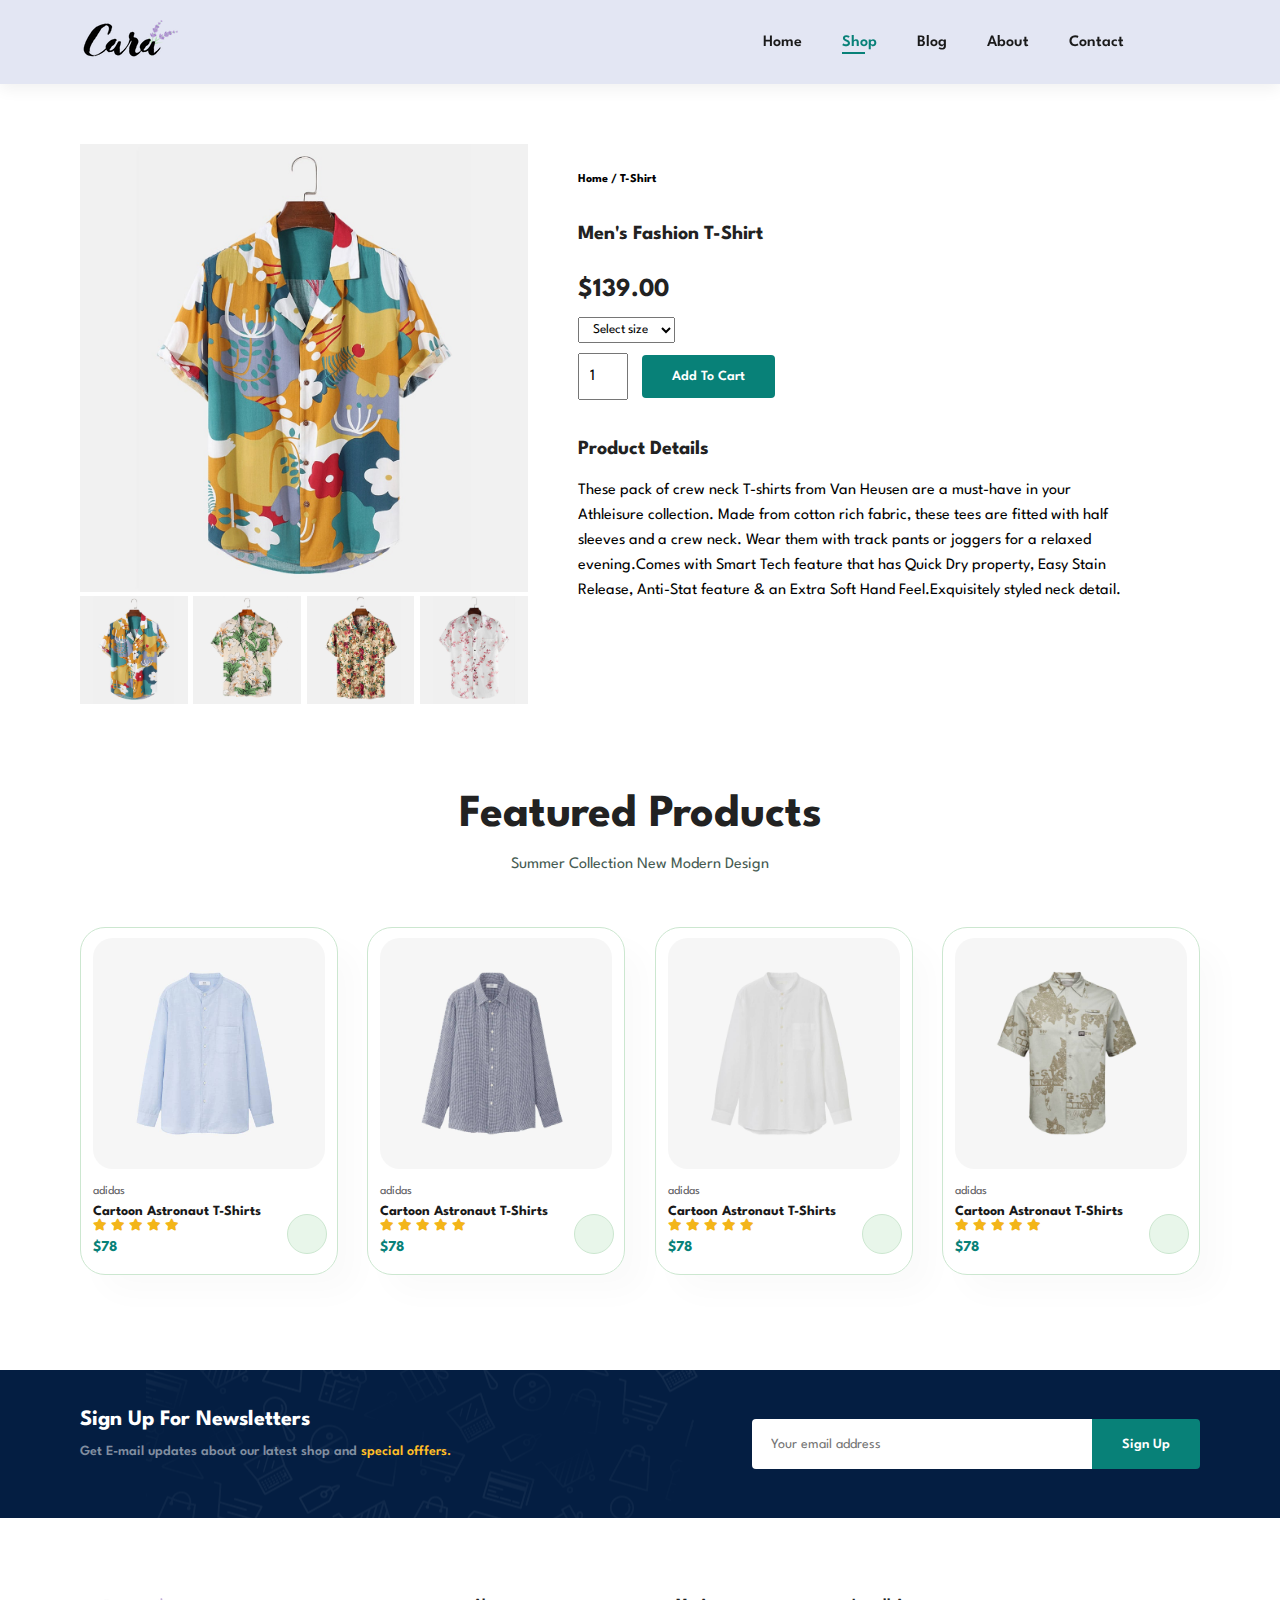
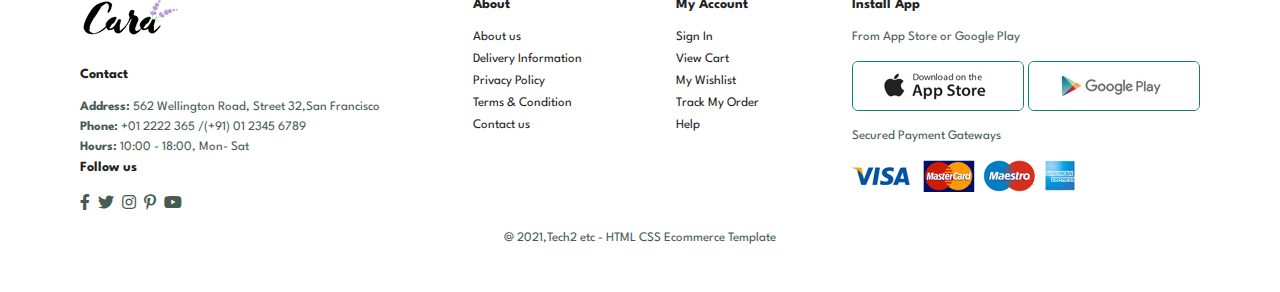
<file: sproduct.html>
<!DOCTYPE html>
<html lang="en">

<head>
    <meta charset="UTF-8">
    <meta http-equiv="X-UA-Compatible" content="IE=edge">
    <meta name="viewport" content="width=device-width, initial-scale=1.0">
    <title>Ecommerce website</title>
    <link rel="stylesheet" href="https://pro.fontawesome.com/releases/v5.10.0/css/all.css" />

    <link rel="stylesheet" href="style.css">
</head>

<body>
   
    <section id="header">
        <a href="#"><img src="logo.png" class="logo" alt=""></a>

        <div>
            <ul id="navbar">
                <li><a href="index.html">Home</a></li>
                <li><a class="active" href="shop.html">Shop</a></li>
                <li><a href="blog.html">Blog</a></li>
                <li><a href="about.html">About</a></li>
                <li><a href="contact.html">Contact</a></li>
                <li id="lg-bag"><a href="cart.html"><i class="far fa-shopping-bag" aria-hidden="true"></i></a></li>
                <a href="#" id="close"><i class="fa fa-times"></i></a>
            </ul>
        </div>
        <div id="mobile">
            
            <a href="cart.html"><i class="fa fa-shopping-bag" aria-hidden="true"></i></a>
            <i id="bar" class="fas fa-outdent"></i>
        </div>
    </section>

    <section id="prodetails" class="section-p1">
        <div class="single-pro-image">
            <img src="f1.jpg" width="100%" id="MainImg" alt="">

            <div class="small-img-group">
                <div class="small-img-col">
                    <img src="f1.jpg" width="100%" class="small-img" alt="">
                </div>
                <div class="small-img-col">
                    <img src="f2.jpg" width="100%" class="small-img" alt="">
                </div>
                <div class="small-img-col">
                    <img src="f3.jpg" width="100%" class="small-img" alt="">
                </div>
                <div class="small-img-col">
                    <img src="f4.jpg" width="100%" class="small-img" alt="">
                </div>
            </div>
        </div>
        <div class="single-pro-details">
            <h6>Home / T-Shirt</h6>
            <h4>Men's Fashion T-Shirt</h4>
            <h2>$139.00</h2>
            <select>
                <option >Select size</option>
                <option >XL</option>
                <option >XXL</option>
                <option >Small</option>
                <option >Large</option>
            </select>
            <input type="number" value="1">
            <button class="normal">Add To Cart</button>
            <h4>Product Details</h4>
            <span>These pack of crew neck T-shirts from Van Heusen are a must-have in your Athleisure collection. Made from cotton rich fabric, these tees are fitted with half sleeves and a crew neck. Wear them with track pants or joggers for a relaxed evening.Comes with Smart Tech feature that has Quick Dry property, Easy Stain Release, Anti-Stat feature & an Extra Soft Hand Feel.Exquisitely styled neck detail.</span>
        </div>
    </section>
    <section id="product1" class="section-p1">
        <h2>Featured Products</h2>
        <p>Summer Collection New Modern Design</p>
        <div class="pro-container">
            <div class="pro">
                <img src="n1.jpg" alt="">
                <div class="des">
                    <span>adidas</span>
                    <h5>Cartoon Astronaut T-Shirts</h5>
                    <div class="star">
                        <i class="fas fa-star"></i>
                        <i class="fas fa-star"></i>
                        <i class="fas fa-star"></i>
                        <i class="fas fa-star"></i>
                        <i class="fas fa-star"></i>
                    </div>
                    <h4>$78</h4>
                </div>
                <a href="#"><i class="fa fa-shopping-cart cart"></i></i></a>
            </div>

            <div class="pro">
                <img src="n2.jpg" alt="">
                <div class="des">
                    <span>adidas</span>
                    <h5>Cartoon Astronaut T-Shirts</h5>
                    <div class="star">
                        <i class="fas fa-star"></i>
                        <i class="fas fa-star"></i>
                        <i class="fas fa-star"></i>
                        <i class="fas fa-star"></i>
                        <i class="fas fa-star"></i>
                    </div>
                    <h4>$78</h4>
                </div>
                <a href="#"><i class="fa fa-shopping-cart cart"></i></i></a>
            </div>

            <div class="pro">
                <img src="n3.jpg" alt="">
                <div class="des">
                    <span>adidas</span>
                    <h5>Cartoon Astronaut T-Shirts</h5>
                    <div class="star">
                        <i class="fas fa-star"></i>
                        <i class="fas fa-star"></i>
                        <i class="fas fa-star"></i>
                        <i class="fas fa-star"></i>
                        <i class="fas fa-star"></i>
                    </div>
                    <h4>$78</h4>
                </div>
                <a href="#"><i class="fa fa-shopping-cart cart"></i></i></a>
            </div>

            <div class="pro">
                <img src="n4.jpg" alt="">
                <div class="des">
                    <span>adidas</span>
                    <h5>Cartoon Astronaut T-Shirts</h5>
                    <div class="star">
                        <i class="fas fa-star"></i>
                        <i class="fas fa-star"></i>
                        <i class="fas fa-star"></i>
                        <i class="fas fa-star"></i>
                        <i class="fas fa-star"></i>
                    </div>
                    <h4>$78</h4>
                </div>
                <a href="#"><i class="fa fa-shopping-cart cart"></i></i></a>
            </div>

            
        </div>
        
    </section>

    
    <section id="newsletter"  class="section-p1 section-m1">
        <div class="newstext">
            <h4>Sign Up For Newsletters</h4>
            <p>Get E-mail updates about our latest shop and <span>special offfers.</span></p>
        </div>
        <div class="form">
            <input type="text" placeholder="Your email address">
            <button class="normal">Sign Up</button>
        </div>
    </section>

    <footer class="section-p1">
        <div class="col">
            <img class="logo" src="logo.png" alt="">
            <h4>Contact</h4>
            <p><strong>Address: </strong> 562 Wellington Road, Street 32,San Francisco</p>
            <p><strong>Phone:</strong> +01 2222 365 /(+91) 01 2345 6789</p>
            <p><strong>Hours:</strong> 10:00 - 18:00, Mon- Sat</p>
            <div class="follow">
                <h4>Follow us</h4>
                <div class="icon">
                    <i class="fab fa-facebook-f"></i>
                    <i class="fab fa-twitter"></i>
                    <i class="fab fa-instagram"></i>
                    <i class="fab fa-pinterest-p"></i>
                    <i class="fab fa-youtube"></i>
                </div>
            </div>
        </div>
        <div class="col">
            <h4>About</h4>
            <a href="#">About us</a>
            <a href="#">Delivery Information</a>
            <a href="#">Privacy Policy</a>
            <a href="#">Terms & Condition</a>
            <a href="#">Contact us</a>
        </div>
        <div class="col">
            <h4>My Account</h4>
            <a href="#">Sign In</a>
            <a href="#">View Cart</a>
            <a href="#">My Wishlist</a>
            <a href="#">Track My Order</a>
            <a href="#">Help</a>
        </div>
        <div class="col install">
            <h4>Install App</h4>
            <p>From App Store or Google Play</p>
            <div class="row">
                    <img src="app.jpg" alt="">
                    <img src="play.jpg" alt="">
            </div>
            <p>Secured Payment Gateways</p>
            <img src="pay.png" alt="">
        </div>

        <div class="copyright">
            <p>@ 2021,Tech2 etc - HTML CSS Ecommerce Template</p>
        </div>
    </footer>

    <script>
        var MainImg = document.getElementById("MainImg");
        var smallimg = document.getElementsByClassName("small-img");

        smallimg[0].onclick = function(){
            MainImg.src = smallimg[0].src;
        }
        smallimg[1].onclick = function(){
            MainImg.src = smallimg[1].src;
        }
        smallimg[2].onclick = function(){
            MainImg.src = smallimg[2].src;
        }
        smallimg[3].onclick = function(){
            MainImg.src = smallimg[3].src;
        }
    </script>

    <script src="script.js"></script>
</body>
</html>
</file>
<file: style.css>
@import url('httpsw://fonts.googleapis.com/css2?family=spartan:wght@100;200;300;400;500;600;700;800;900&display=swap');
*{
    margin: 0;
    padding: 0;
    box-sizing: border-box;
    font-family: 'spartan', sans-serif;
}

h1{
    font-size: 50px;
    line-height: 64px;
    color: #222;
}

h2{
    font-size: 46px;
    line-height: 54px;
    color: #222;
}

h4{
    font-size: 20px;
    color: #222;
}

h6{
    font-weight: 700;
    font-size: 12px;
}

p{
    font-size: 16px;
    color: #465b52;
    margin: 15px 0 20px 0;
}

.section-p1{
    padding: 40px 80px;
}

.section-m1{
    margin:40px 0;
}

button.normal {
    font-size: 14px;
    font-weight: 600;
    padding: 15px 30px;
    color: #000;
    background-color: #fff;
    border-radius: 4px;
    cursor: pointer;
    border: none;
    outline: none;
    transition: 0.2s;
}

body{
    width: 100%;
}


/*Header Start*/

#header{
    display: flex;
    align-items: center;
    justify-content: space-between;
    padding: 20px 80px;
    background: #E3E6F3;
    box-shadow: 0 5px 15px rgba(0, 0, 0, 0.06);
    z-index: 999;
    position: sticky;
    top: 0;
    left: 0;
}

#navbar {
    display: flex;
    align-items: center;
    justify-content: center;
}

#navbar li{
    list-style: none;
    padding: 0 20px;
    position: relative;
}

#navbar li a{
    text-decoration: none;
    font-size: 16px;
    font-weight: 600;
    color: #1a1a1a;
    transition: 0.3s ease;
}

#navbar li a:hover,
#navbar li a.active {
    color: #088178;
}

#navbar li a.active::after,
#navbar li a:hover::after{
    content: "";
    width: 30%;
    height: 2px;
    background: #088178;
    position: absolute;
    bottom: -4px;
    left: 20px;
}

#mobile {
    display: none;
    align-items: center;
}

#close{
    display: none;
}
/*Home page*/
#hero{
    background-image: url("hero4.png");
    height: 90vh;
    width: 100%;
    background-size: cover;
    background-position: top 25% right 0;
    padding: 0 80px;
    display: flex;
    flex-direction: column;
    align-items: flex-start;
    justify-content: center;

}

#hero h4 {
    padding-bottom: 15px;
}

#hero h1 {
    color: #088178;
}

#hero button {
    background-image: url("button.png");
    background-color: transparent;
    color: #088178;
    border: 0;
    padding: 14px 80px 14px 65px;
    background-repeat: no-repeat;
    cursor: pointer;
    font-weight: 700;
    font-size: 15px;
}

#feature {
    display: flex;
    align-items: center;
    justify-content: space-between;
    flex-wrap: wrap;
}

#feature .fe-box {
    width: 180px;
    text-align: center;
    padding: 25px 15px;
    box-shadow: 20px 20px 34px rgba(0, 0, 0, 0.03);
    border: 1px solid #cce7d0;
    border-radius: 4px;
    margin: 15px 0;
}

#feature .fe-box:hover {
    box-shadow: 10px 10px 54px rgba(70, 62, 221, 0.1);
}
#feature .fe-box img{
    width: 100%;
    margin-bottom: 10px;
}

#feature .fe-box h6 {
    padding: 9px 8px 6px 8px;
    line-height: 1;
    border-radius: 4px;
    color: #088178;
    background-color: #fddde4;
}

#feature .fe-box:nth-child(2) h6{
    background-color: #cdebbc;
}

#feature .fe-box:nth-child(3) h6{
    background-color: #d1e8f2;
}

#feature .fe-box:nth-child(4) h6{
    background-color: #cdd4f8;
}

#feature .fe-box:nth-child(5) h6{
    background-color: #f6dbf6;
}

#feature .fe-box:nth-child(6) h6{
    background-color: #fff2e5;
}

#product1{
    text-align: center;
}

#product1 .pro-container{
    display:flex;
    justify-content: space-between;
    padding-top: 20px;
    flex-wrap: wrap;
}

#product1 .pro{
    width: 23%;
    min-width: 250px;
    padding: 10px 12px;
    border: 1px solid #cce7d0;
    border-radius: 25px;
    cursor: pointer;
    box-shadow: 20px 20px 30px rgba(0, 0, 0, 0.02);
    margin: 15px 0;
    transition: 0.2s ease;
    position: relative;
}

#product1 .pro:hover{
    box-shadow: 20px 20px 30px rgba(0, 0, 0, 0.06);
}

#product1 .pro img {
    width: 100%;
    border-radius: 20px;
}

#product1 .pro .des{
    text-align: start;
    padding: 10px 0;
}

#product1 .pro .des span{
    color: #606063;
    font-size: 12px;
}

#product1 .pro .des h5{
    padding-top: 7px ;
    color: #1a1a1a;
    font-size: 14px;
}

#product1 .pro .des i{
    font-size: 12px;
    color: rgb(243, 181, 25);
}

#product1 .pro .des h4{
    padding-top: 7px;
    font-size: 15px;
    font-weight: 700;
    color: #088178;
}

#product1 .pro .cart {
    width: 40px;
    height: 40px;
    line-height: 40px;
    border-radius: 50px;
    background-color: #e8f6ea;
    font-weight: 500;
    color: #088178;
    border: 1px solid #cce7d0;
    position: absolute;
    bottom: 20px;
    right: 10px;
}

#banner{
    display: flex;
    flex-direction: column;
    justify-content: center;
    align-items: center;
    text-align: center;
    background-image: url("b2.jpg");
    width: 100%;
    height: 40vh;
    background-size: cover;
    background-position: center;
}

#banner h4 {
    color: #fff;
    font-size: 16px;
}

#banner h2{
    color: #fff;
    font-size: 30px;
    padding: 10px 0;
}
#banner h2 span{
    color: #ef3636;
    
}

#banner button:hover{
    background: #088178;
    color: #fff;
}
#sm-banner{
    display: flex;
    justify-content: space-between;
    flex-wrap: wrap;
}

#sm-banner .banner-box{
    display: flex;
    flex-direction: column;
    justify-content: center;
    align-items: flex-start;
    background-image: url("b17.jpg");
    width: 580px;
    height: 50vh;
    background-size: cover;
    background-position: center;
    padding: 30px;
}

#sm-banner .banner-box2{
    background-image: url("b10.jpg");
}

#sm-banner h4{
    color: #fff;
    font-size: 20px;
    font-weight: 300;
}

#sm-banner h2{
    color: #fff;
    font-size: 28px;
    font-weight: 800;
}


#sm-banner span{
    color: #fff;
    font-size: 14px;
    font-weight: 500;
    padding-bottom: 15px;
}

button.white {
    font-size: 13px;
    font-weight: 600;
    padding: 11px 18px;
    color: #fff;
    background-color: transparent;
    cursor: pointer;
    border: 1px solid #fff;
    outline: none;
    transition: 0.2s;
}

#sm-banner .banner-box:hover button{
    background: #088178;
    border: 1px solid #088178;
}
#banner3{
    display: flex;
    justify-content: space-between;
    flex-wrap: wrap;
    padding: 0 80px;
}

#banner3 .banner-box{
    display: flex;
    flex-direction: column;
    justify-content: center;
    align-items: flex-start;
    background-image: url("b7.jpg");
    width: 30%;
    height: 30vh;
    background-size: cover;
    background-position: center;
    padding: 20px;
    margin-bottom: 20px;
}

#banner3 .banner-box2{
    background-image: url("b4.jpg");
}

#banner3 .banner-box3{
    background-image: url("b18.jpg");
}

#banner3 h2{
    color: #fff;
    font-weight: 900;
    font-size: 22px;
}

#banner3 h3{
    color: #ec544e;
    font-weight: 800;
    font-size: 15px;
}

#newsletter{
    display: flex;
    justify-content: space-between;
    flex-wrap: wrap;
    align-items: center;
    background-image: url("b14.png");
    background-repeat: no-repeat;
    background-position: 20% 30%;
    background-color: #041e42;
}

#newsletter h4{
    font-size: 22px;
    font-weight: 700;
    color: #fff;
}

#newsletter p{
    font-size: 14px;
    font-weight: 600;
    color: #818ea0;
}

#newsletter p span{
    color: #ffbd27;
}

#newsletter .form{
    display: flex;
    width: 40%;
}

#newsletter input{
    height: 3.125rem;
    padding: 0 1.25em;
    font-size: 14px;
    width: 100%;
    border: 1px solid transparent;
    border-radius: 4px;
    outline:none;
    border-top-right-radius: 0 ;
    border-bottom-right-radius: 0 ;
}

#newsletter button{
    background-color: #088178;
    color: #fff;
    white-space: nowrap;
    border-top-left-radius: 0 ;
    border-bottom-left-radius: 0 ;
}

footer{
    display: flex;
    flex-wrap: wrap;
    justify-content: space-between;
}

footer .col{
    display: flex;
    flex-direction: column;
    align-items: flex-start;
    margin-bottom: 20px;
}

footer .logo{
    margin-bottom: 30px;
}

footer h4{
    font-size: 14px;
    padding-bottom: 20px;
}

footer p{
    font-size: 13px;
   margin: 0 0 8px 0;
}

footer a {
    font-size: 13px;
    text-decoration: none;
    color: #222;
    margin-bottom: 10px;
}
footer .follow i{
    color: #465b52;
    padding-right: 4px;
    cursor: pointer;
}

footer .install .row img{
    border: 1px solid #088178;
    border-radius: 6px;
}

footer .install img{
    margin: 10px 0 15px 0;
}

footer .follow i:hover,
footer a:hover {
    color: #088178;
}

footer .copyright{
    width: 100%;
    text-align: center;
}
/*Shop page*/
#page-header{
    background-image: url("b1.jpg");
    width: 100%;
    height: 40vh;
    background-size: cover;
    display: flex;
    justify-content: center;
    text-align: center;
    flex-direction: column;
    padding: 14px;
}
#page-header h2,
#page-header p {
    color: #fff;
}

#pagination {
    text-align: center;
}

#pagination a {
    text-decoration: none;
    background-color: #088178;
    padding: 15px 20px;
    border-radius: 4px;
    color: #fff;
    font-weight: 600;
}

#pagination a i {
    font-size: 16px;
    font-weight: 600;
}



/*Single Product*/
#prodetails{
    display: flex;
    margin-top: 20px;
}

#prodetails .single-pro-image{
    width: 40%;
    margin-right: 50px;
}
.small-img-group{
    display: flex;
    justify-content: space-between;
}

.small-img-col{
    flex-basis: 24%;
    cursor: pointer;
}

#prodetails .single-pro-details{
    width: 50%;
    padding-top: 30px;
}

#prodetails .single-pro-details h4{
    padding: 40px 0 20px 0;
}

#prodetails .single-pro-details h2{
    font-size: 26px;
}

#prodetails .single-pro-details select{
    display: block;
    padding: 5px 10px;
    margin-bottom: 10px;
}

#prodetails .single-pro-details input {
    width: 50px;
    height: 47px;
    padding-left: 10px;
    font-size: 16px;
    margin-right: 10px;
}
#prodetails .single-pro-details input:focus{
    outline: none;
}
#prodetails .single-pro-details button {
    background: #088178;
    color: #fff;
}
#prodetails .single-pro-details span{
    line-height: 25px;
}
/*Blog Page*/
#page-header.blog-header{
    background-image: url("b19.jpg");
}

#blog {
    padding: 150px 150px 0 150px;
}

#blog .blog-box{
    display: flex;
    align-items: center;
    width: 100%;
    position: relative;
    padding-bottom:90px;
}

#blog .blog-img{
    width: 50%;
    margin-right: 40px;
}

#blog img{
    width: 100%;
    height: 300px;
    object-fit: cover;
}

#blog .blog-details{
    width: 50%;
}

#blog .blog-details a{
    text-decoration: none;
    font-size: 11px;
    color: #000;
    font-weight: 700;
    position: relative;
    transition: 0.3s;
}

#blog .blog-details a::after{
    content: "";
    width: 50px;
    height: 1px;
    background-color: #000;
    position: absolute;
    top: 4px;
    right: -60px;
}
#blog .blog-details a:hover{
    color: #088178;
}
#blog .blog-details a:hover::after{
    background-color: #088178;
}

#blog .blog-box h1{
    position: absolute;
    top: -40px;
    left: 0;
    font-size: 70px;
    font-weight: 700;
    color: #c9cbce;
    z-index: -9;
}
/*About Page*/
#page-header.about-header{
    background-image: url("banner.png");
}

#about-head{
    display: flex;
    align-items: center;
}

#about-head img{
    width: 50%;
    height: auto;
}

#about-head div{
    padding-left: 40px;
}

#about-app{
    text-align: center;
}

#about-app .video{
    width: 70%;
    height: 100%;
    margin: 30px auto 0 auto;
}

#about-app .video video{
    width: 100%;
    height: 100%;
    border-radius: 20px;
}

/* Contact page */

#contact-details{
    display: flex;
    align-items: center;
    justify-content: space-between;
   
}

#contact-details .details{
    width: 40%;
}

#contact-details .details span,
#form-details form span{
    font-size: 12px;
}

#contact-details .details h2,
#form-details form h2{
    font-size: 26px;
    line-height: 35px;
    padding: 20px 0;
}

#contact-details .details h3{
    font-size: 16px;
    padding-bottom: 15px;
}

#contact-details .details li{
    list-style: none;
    display: flex;
    padding: 10px 0;
}

#contact-details .details li i{
    font-size: 14px;
    padding-right: 22px;

}
#contact-details .details li p{
    margin: 0;
    font-size: 14px;
}

#contact-details .map{
    width: 55%;
    height: 400px;
    
}

#contact-details .map iframe{
    width: 100%;
    height: 100%;
   
}

#form-details{
    display: flex;
    justify-content: space-between;
    margin: 30px;
    padding: 80px;
    border: 1px solic #e1e1e1;
}

#form-details form{
    width: 65%;
    display: flex;
    flex-direction: column;
    align-items: flex-start;
}

#form-details form input,
#form-details form textarea{
    width: 100%;
    padding: 12px 15px;
    outline: none;
    margin-bottom: 20px;
    border: 1px solid #e1e1e1;
}

#form-details form button{
    background-color: #088178;
    color: #fff;
}

#form-details .people div{
    padding-bottom: 25px;
    display: flex;
    align-items: flex-start;
}

#form-details .people div img{
    width: 65px;
    height: 65px;
    object-fit: cover;
    margin-right: 15px;
}

#form-details .people div p{
    margin: 0;
    font-size: 13px;
    line-height: 25px;
}

#form-details .people div p span{
    display: block;
    font-size: 16px;
    font-weight: 600;
    color: #000;
}
/* Cart Page */
#cart{
    overflow-x: auto;
}

#cart table{
    width: 100%;
    border-collapse: collapse;
    table-layout: fixed;
    white-space: nowrap;
}

#cart table img{
    width:70px;
}

#cart table td:nth-child(1){
    width: 100px;
    text-align: center;
}
#cart table td:nth-child(2){
    width: 150px;
    text-align: center;
}
#cart table td:nth-child(3){
    width: 250px;
    text-align: center;
}
#cart table td:nth-child(4),
#cart table td:nth-child(5),
#cart table td:nth-child(6){
    width: 150px;
    text-align: center;
}

#cart table td:nth-child(5) input{
    width: 70px;
    padding: 10px 5px 10px 15px;
}

#cart table thead{
    border: 1px solid #e2e9e1;
    border-left: none;
    border-right: none;
}

#cart table thead td{
    font-weight: 700;
    text-transform: uppercase;
    font-size: 13px;
    padding: 18px 0;
}

#cart table tbody tr td{
    padding-top: 15px;
}

#cart table tbody td{
    font-size: 13px;
}

#cart-add{
    display: flex;
    flex-wrap: wrap;
    justify-content: space-between;
}

#coupon{
    width: 50%;
    margin-bottom: 30px;
}
#coupon h3,
#subtotal h3{
    padding-bottom: 15px;
}

#coupon input{
    padding: 10px 20px;
    outline: none;
    width: 60%;
    margin-right: 10px;
    border: 1px solid #e2e9e1;
}

#coupon button,
#subtotal button{
    background-color: #088178;
    color: #fff;
    padding: 12px 20px;
}

#subtotal{
    width: 50%;
    margin-bottom: 30px;
    border: 1px solid #e2e9e1;
    padding: 30px;
}

#subtotal table{
    border-collapse: collapse;
    width: 100%;
    margin-bottom: 20px;
}

#subtotal table td{
    width: 50%;
    border: 1px solid #e2e9e1;
    padding: 10px;
    font-size: 13px;
}
/* Start Media Query */
@media (max-width:799px) {
    .section-p1{
        padding: 40px 40px;
    }
    #navbar{
        display: flex;
        flex-direction: column;
        align-items: flex-start;
        justify-content: flex-start;
        position: fixed;
        top: 0;
        right: -300px;
        height: 100vh;
        width: 300px;
        background-color: #E3E6F3;
        box-shadow: 0 40px 60px rgba(0, 0, 0, 0.1);
        padding: 80px 0 0 10px;
        transition: 0.3s;
    }

    #navbar.active{
        right: -0px;
    }
    #navbar li{
        margin-bottom: 25px;
    }

    #mobile {
        display: flex;
        align-items: center;
    }
    #mobile i {
        color: #1a1a1a;
        font-size: 24px;
        padding-left: 20px;
    }
    #close{
        display: initial;
        position: absolute;
        top: 30px;
        left: 30px;
        color: #222;
        font-size: 24px;
    }
    #lg-bag{
        display: none;
    }
    #hero{
        
        height: 70vh;
        padding: 0 80px;
        background-position: top 30% right 30%;
       
    }

    #feature {
        justify-content: center;
        
    }

    #feature .fe-box {
        margin: 15px 15px;
    }

    #product1 .pro-container{
        justify-content: center;
    }
    #product1 .pro{
         margin: 15px;
    }
    #banner{
        height: 20vh;
    }
    #sm-banner .banner-box{
        min-width: 100%;
        height: 30vh;
    }
    #banner3{
        padding: 0 40px;
    }
    #banner3 .banner-box{
        width: 28%;
    }
    #newsletter .form{
        width: 70%;
    }
    /* contact page */
    #form-details{
        padding: 40px;
    }

    #form-details form{
        width: 50%;
    }
}
@media(max-width: 477px){
    .section-p1{
        padding: 20px;
    }
    #header{
        padding: 10px 30px;
    }
    h1{
        font-size: 38px;
    }
    h2{
        font-size: 32px;
    }
    #hero{
        padding: 0 20px;
        background-position: 55%;
    }
    #feature{
        justify-content: space-between;
    }
    #feature .fe-box{
        width:155px;
        margin: 0 0 15px 0;
    }
    #product1 .pro{
        width: 100%;
    }
    #banner{
        height: 40vh;
    }
    #sm-banner .banner-box{
        height: 40vh;
    }
    #sm-banner .banner-box2{
        margin-top: 20px;
    }
    #banner3{
        padding: 0 20px;
    }
    #newsletter {
        padding: 40px 20px;
    }
    #newsletter .form{
        width: 100%;
    }
    footer .copyright{
        text-align: start;
    }

    /* single product */
    #prodetails{
        display: flex;
        flex-direction: column;
    }
    #prodetails .single-pro-image{
        width: 100%;
        margin-right: 0px;
    }
    #prodetails .single-pro-details{
        width: 100%;
    }

    /* Blog page */
    #blog{
        padding:100px 20px 0 20px ;
    }
    #blog .blog-box{
        display: flex;
        flex-direction: column;
        align-items: flex-start;
    }
    #blog .blog-img{
        width: 100%;
        margin-right: 0px;
        margin-bottom: 30px;
    }
    #blog .blog-details{
        width: 100%;
    }

    /* About page */
    #about-head{
        flex-direction: column;
    }
    #about-head img{
        width: 100%;
        margin-bottom: 20px;
    }

    #about-head div{
        padding-left: 0px;
    }
    #about-app .video{
        width:100%;
    }

    /* contact page */
    #contact-details{
        flex-direction: column;
    }

    #contact-details .details{
        width: 100%;
        margin-bottom: 30px;
    }

    #contact-details .map{
        width: 100%;
    }

    #form-details{
        margin: 10px;
        padding: 30px 10px;
        flex-wrap: wrap;
    }

    #form-details form{
        width: 100%;
        margin-bottom: 30px;
    }

    /* cart page */
    #cart-add{
        flex-direction:column ;
    }
    #coupon{
        width: 100%;
    }

    #subtotal{
        width: 100%;
        padding: 20px;
    }

}
</file>
